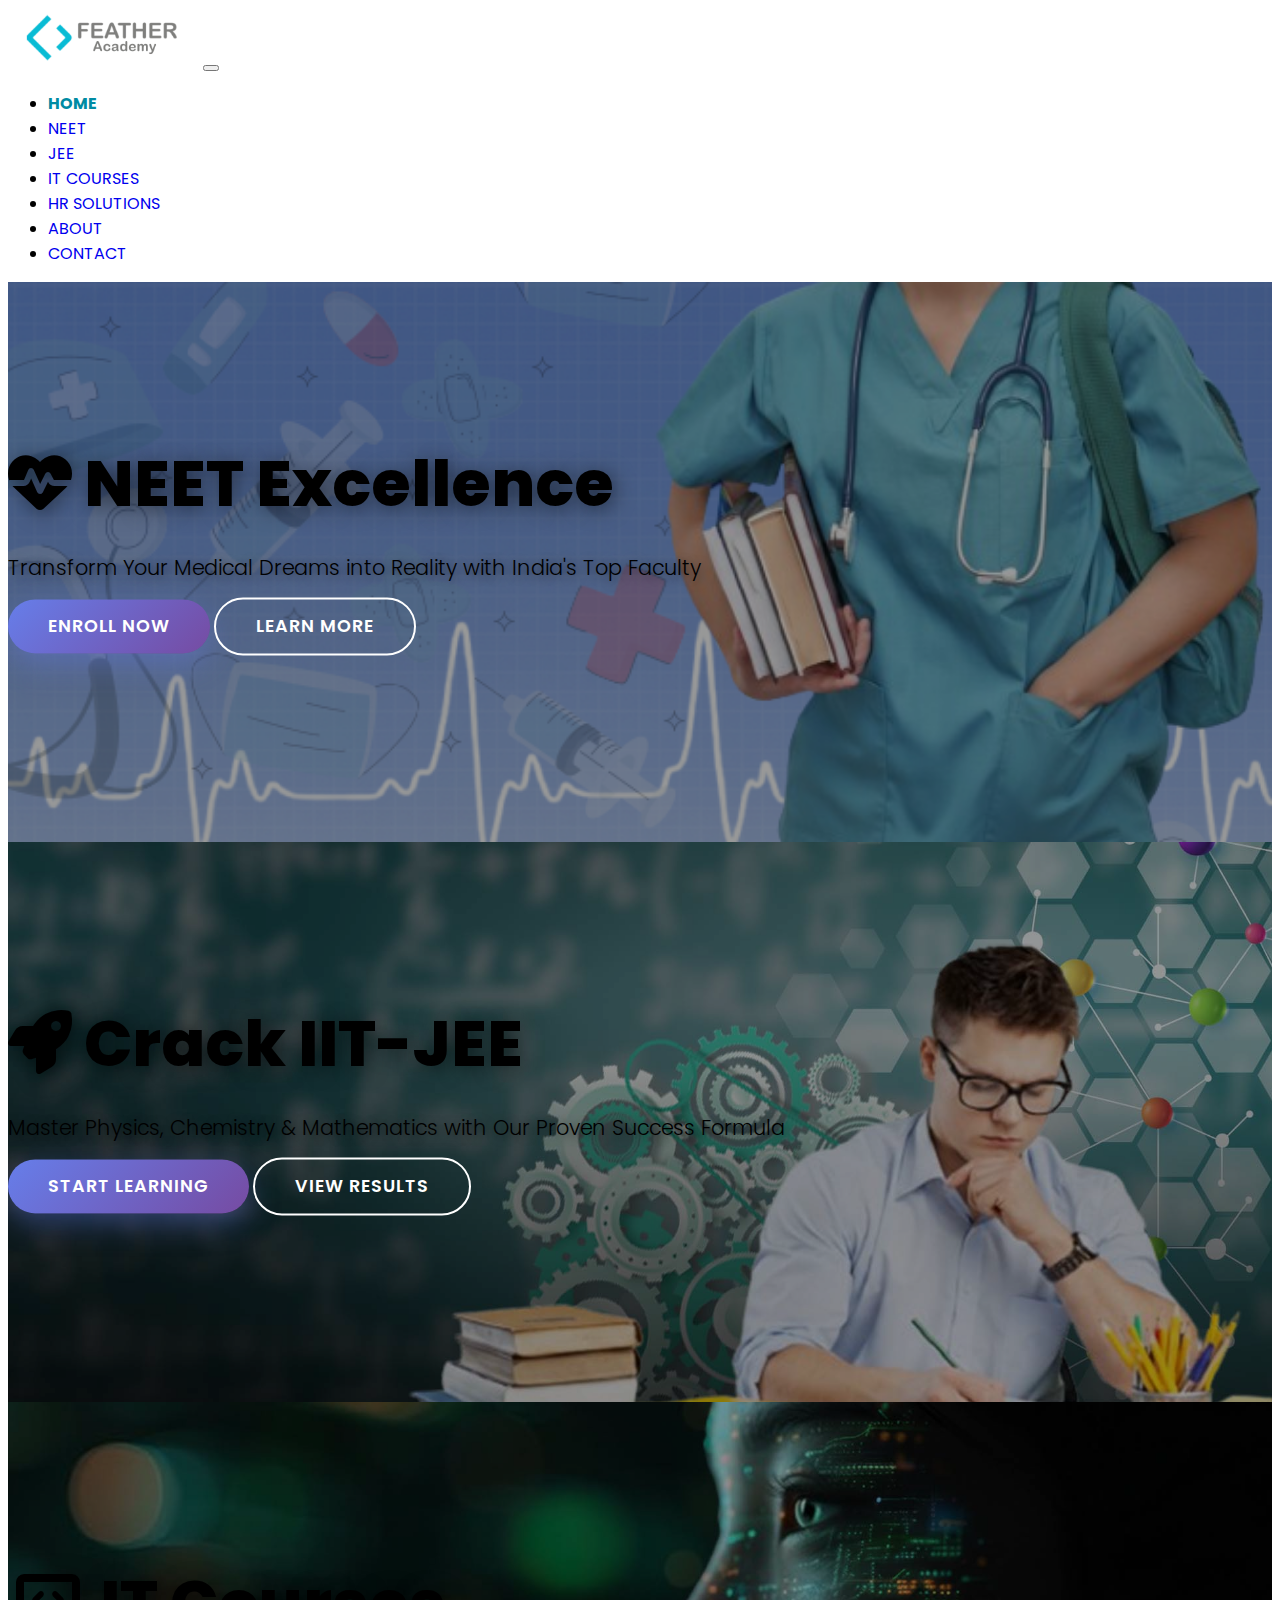
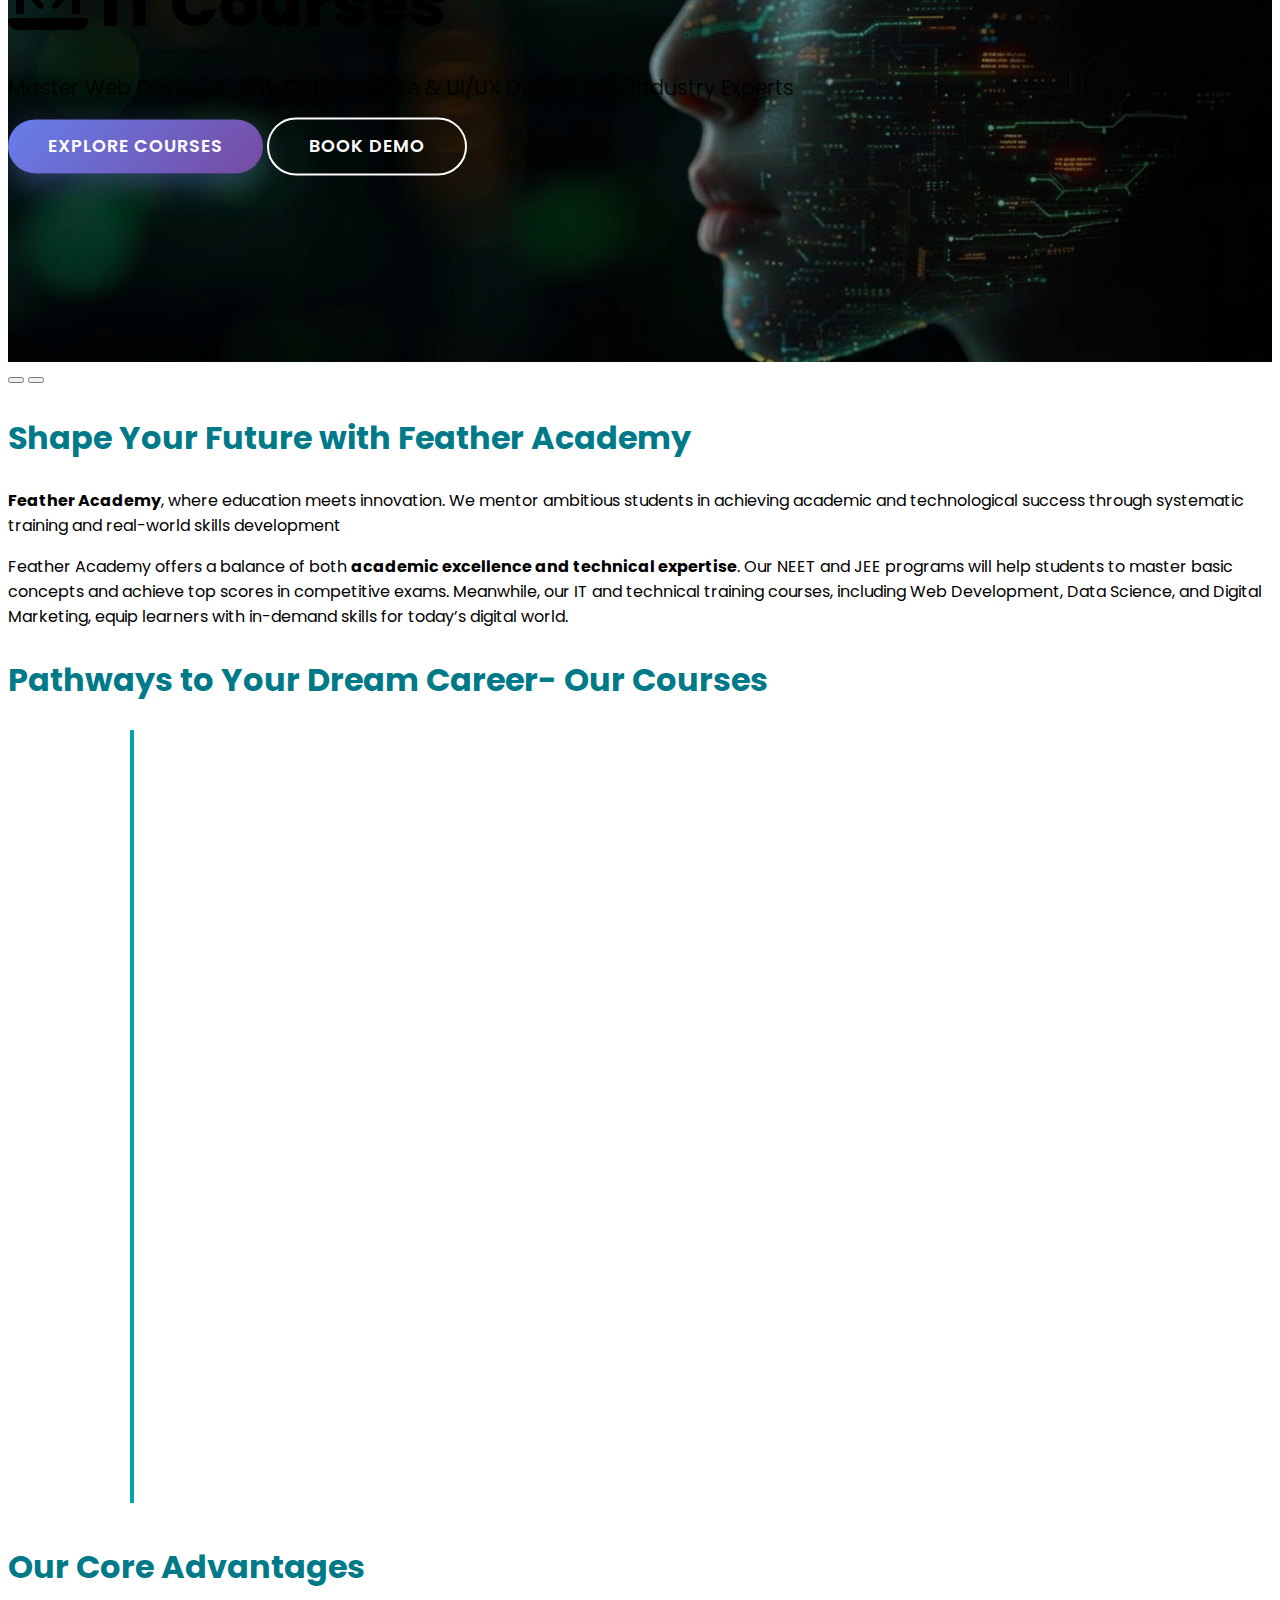
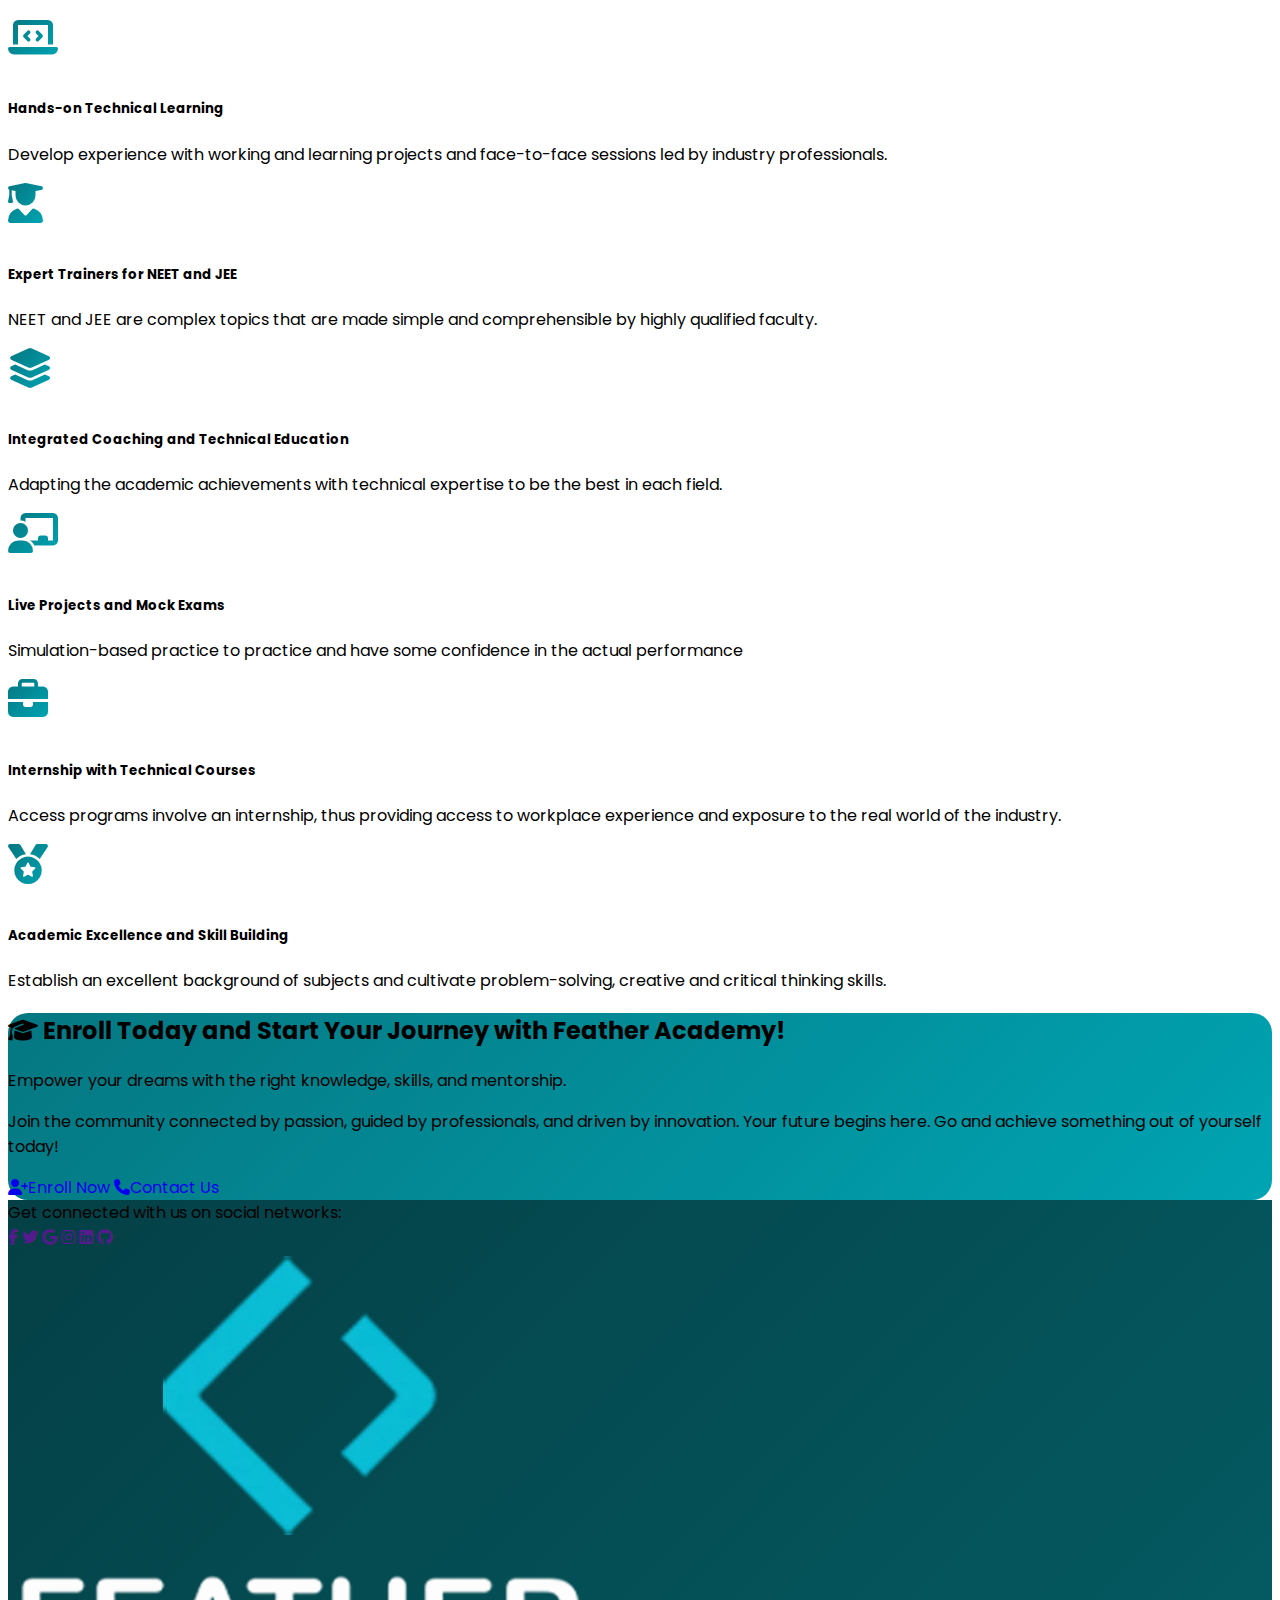
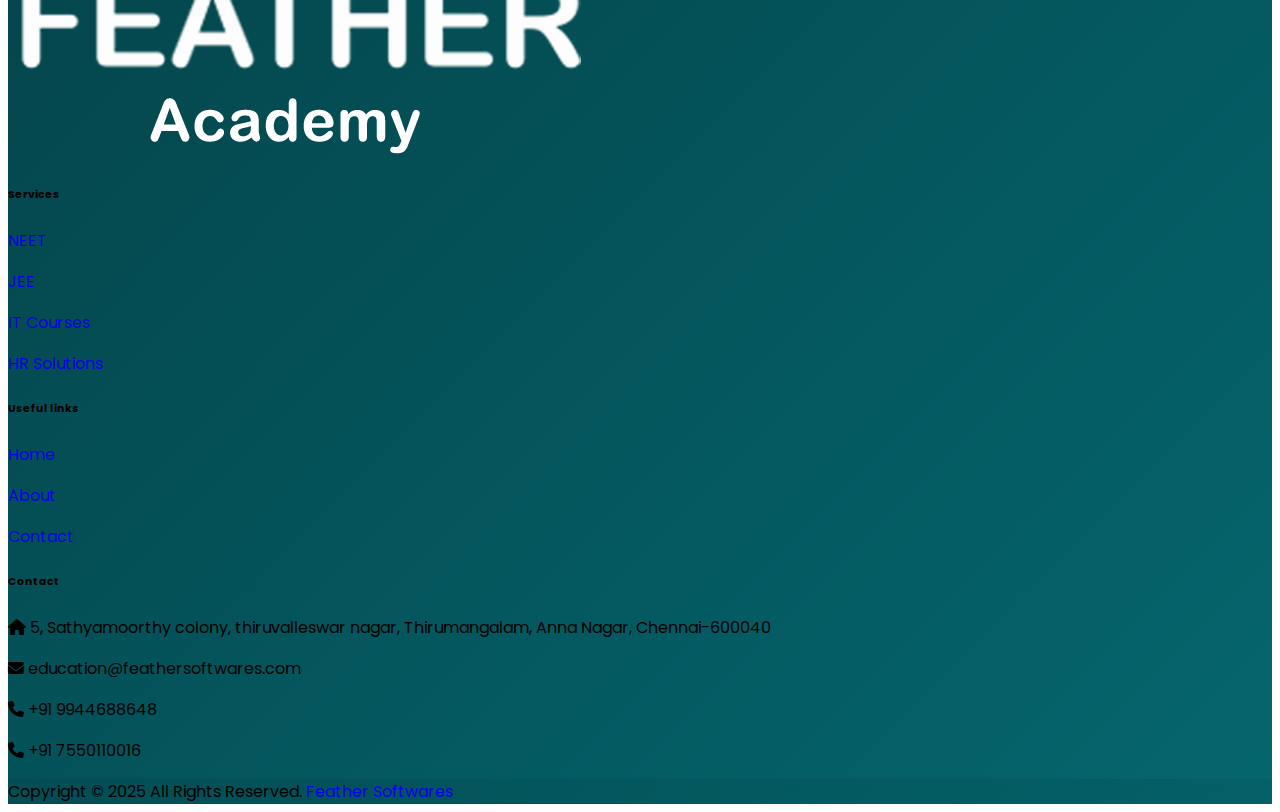
<file: index.html>
<!DOCTYPE html>
<html lang="en">

<head>
    <meta charset="UTF-8">
    <meta name="viewport" content="width=device-width, initial-scale=1.0">
    <title>Feather Academy Nagercoil | NEET, JEE Coaching & Technical Courses</title>
    <meta name="description" content="Feather Academy in Nagercoil offers NEET & JEE coaching along with practical technical courses, hands-on projects, and internship training from expert instructors.">
    <link href="images/logo-icon.png" rel="icon">
    <link href="https://cdn.jsdelivr.net/npm/bootstrap@5.3.8/dist/css/bootstrap.min.css" rel="stylesheet"
        integrity="sha384-sRIl4kxILFvY47J16cr9ZwB07vP4J8+LH7qKQnuqkuIAvNWLzeN8tE5YBujZqJLB" crossorigin="anonymous">
    <link rel="stylesheet" href="https://cdnjs.cloudflare.com/ajax/libs/font-awesome/6.4.0/css/all.min.css">
    <link href="https://unpkg.com/aos@2.3.1/dist/aos.css" rel="stylesheet" />
    <link href="css/style.css" rel="stylesheet">
    <link href="css/design.css" rel="stylesheet">
    <link href="css/header-and-footer-styles.css" rel="stylesheet">
</head>

<body>
    <nav class="navbar navbar-expand-lg navbar-light bg-white px-3 shadow p-3 sticky-top">
        <a class="navbar-brand d-flex align-items-center" href="index.html">
            <img src="images/feathersoftwareslogo.webp" alt="Feather Logo" />
        </a>

        <button class="navbar-toggler" type="button" data-bs-toggle="collapse" data-bs-target="#navMenu"
            aria-controls="navMenu" aria-expanded="false" aria-label="Toggle navigation">
            <span class="navbar-toggler-icon"></span>
        </button>

        <div class="collapse navbar-collapse justify-content-end align-items-center" id="navMenu">
            <ul class="navbar-nav align-items-center mb-2 mb-lg-0">
                <li class="nav-item">
                    <a class="nav-link active" aria-current="page" href="index.html">HOME</a>
                </li>
                <li class="nav-item">
                    <a class="nav-link" href="neet.html">NEET</a>
                </li>
                <li class="nav-item">
                    <a class="nav-link" href="jee.html">JEE</a>
                </li>
                <li class="nav-item">
                    <a class="nav-link" href="course.html">IT COURSES</a>
                </li>
                <li class="nav-item">
                    <a class="nav-link" href="hr-solution.html">HR SOLUTIONS</a>
                </li>
                <li class="nav-item">
                    <a class="nav-link" href="about.html">ABOUT</a>
                </li>
                <li class="nav-item">
                    <a class="nav-link" href="contact.html">CONTACT</a>
                </li>
            </ul>
        </div>
    </nav>

    <!-- Home -->
    <!-- Auto Carousel -->
    <div id="featherCarousel" class="carousel slide carousel-fade" data-bs-ride="carousel" data-bs-interval="4000">

        <div class="carousel-inner">
            <!-- Slide 1: NEET -->
            <div class="carousel-item active">
                <div class="carousel-bg" style="background-image: url('images/qwert.png');">
                </div>
                <div class="carousel-overlay"></div>
                <div class="row">
                    <div class="col-md-6">
                        <div class="carousel-caption">
                            <h2><i class="fas fa-heartbeat"></i> NEET Excellence</h2>
                            <p>Transform Your Medical Dreams into Reality with India's Top Faculty</p>
                            <div class="btn-group" role="group">
                                <a href="#neet" class="btn btn-custom btn-primary-custom me-3">Enroll Now</a>
                                <a href="#about" class="btn btn-custom btn-outline-custom">Learn More</a>
                            </div>
                        </div>
                    </div>
                    <div class="col-md-6">
                        <div class="banner-right">
                            <img src="images/doc.png" class="img-fluid">
                        </div>
                    </div>
                </div>

            </div>

            <!-- Slide 2: JEE -->
            <div class="carousel-item">
                <div class="carousel-bg" style="background-image: url('images/index-jee.jpg');">
                </div>
                <div class="carousel-overlay"></div>
                <div class="carousel-caption">
                    <h2><i class="fas fa-rocket"></i> Crack IIT-JEE</h2>
                    <p>Master Physics, Chemistry & Mathematics with Our Proven Success Formula</p>
                    <div class="btn-group" role="group">
                        <a href="#jee" class="btn btn-custom btn-primary-custom me-3">Start Learning</a>
                        <a href="#results" class="btn btn-custom btn-outline-custom">View Results</a>
                    </div>
                </div>
            </div>

            <!-- Slide 3: IT Courses -->
            <div class="carousel-item">
                <div class="carousel-bg" style="background-image: url('images/index-it.jpg');">
                </div>
                <div class="carousel-overlay"></div>
                <div class="carousel-caption">
                    <h2><i class="fas fa-laptop-code"></i> IT Courses</h2>
                    <p>Master Web Development, Data Science & UI/UX Design with Industry Experts</p>
                    <div class="btn-group" role="group">
                        <a href="#courses" class="btn btn-custom btn-primary-custom me-3">Explore Courses</a>
                        <a href="#demo" class="btn btn-custom btn-outline-custom">Book Demo</a>
                    </div>
                </div>
            </div>
        </div>

        <button class="carousel-control-prev" type="button" data-bs-target="#featherCarousel" data-bs-slide="prev">
            <span class="carousel-control-prev-icon"></span>
        </button>
        <button class="carousel-control-next" type="button" data-bs-target="#featherCarousel" data-bs-slide="next">
            <span class="carousel-control-next-icon"></span>
        </button>
    </div>

    <!-- about -->
    <div class="container py-5">
        <div class="hr-abt lh-lg">
            <div class="text-center mb-4" data-animate>
                <h2 class="modern-title">Shape Your Future with Feather Academy</h2>
            </div>
            <p><b>Feather Academy</b>, where education meets innovation. We mentor ambitious students in achieving
                academic and technological success through systematic training and real-world skills development</p>
            <p>Feather Academy offers a balance of both <b>academic excellence and technical expertise</b>. Our NEET and
                JEE programs will help students to master basic concepts and achieve top scores in competitive exams.
                Meanwhile, our IT and technical training courses, including Web Development, Data Science, and Digital
                Marketing, equip learners with in-demand skills for today’s digital world.</p>
        </div>
    </div>

    <!-- Pathways -->
    <div class="container py-5">
        <div class="container ass-our-ple">
            <div class="text-center mb-5" data-animate>
                <h2 class="modern-title">Pathways to Your Dream Career- Our Courses</h2>
            </div>

            <div class="ass-pled">
                <div class="timeline-line"></div>

                <div class="timeline-step" data-aos="fade-up">
                    <div class="timeline-number">1</div>
                    <div class="timeline-content">
                        <div class="timeline-title">
                            NEET Coaching
                        </div>
                        <div class="timeline-description text-muted">
                            <h6><i>"Your First Step Toward a Medical Career"</i></h6>
                            <p>Prepare for NEET with our outcome-oriented training that emphasises clarity, accuracy and
                                confidence. We have expert faculty to provide all the concepts in Physics, Chemistry,
                                and Biology by using interactive sessions, assessment on chapter-wise and mock exams to
                                replicate the real test environment.</p>
                        </div>
                    </div>
                </div>

                <div class="timeline-step" data-aos="fade-up" data-aos-delay="100">
                    <div class="timeline-number">2</div>
                    <div class="timeline-content">
                        <div class="timeline-title">
                            JEE Coaching
                        </div>
                        <div class="timeline-description text-muted">
                            <h6><i>"Crack the Code to Engineering Success"</i></h6>
                            <p>Our JEE program is designed to help aspiring engineers strengthen their fundamentals and
                                solve complex problems effectively. We trust in one-on-one mentorship, comprehensive
                                material and frequent topic-based exams to enable the students to excel in JEE Main and
                                Advanced alike.</p>
                        </div>
                    </div>
                </div>

                <div class="timeline-step" data-aos="fade-up" data-aos-delay="200">
                    <div class="timeline-number">3</div>
                    <div class="timeline-content">
                        <div class="timeline-title">
                            Technical & IT Courses
                        </div>
                        <div class="timeline-description text-muted">
                            <h6><i>"Turn Your Skills into Future-Ready Careers"</i></h6>
                            <p>Feather Academy offers a wide range of hands-on technical programs, such as web
                                development, data science, digital marketing, UI and UX, Python and app development.
                                Learn how to be a professional in the contemporary technological world, on the
                                recommendation of industry professionals.</p>
                        </div>
                    </div>
                </div>

            </div>
        </div>
    </div>

    <!-- Advantages -->
    <section class="why-choose">
        <div class="container py-4">
            <div class="text-center mb-5" data-animate>
                <h2 class="modern-title">Our Core Advantages</h2>
            </div>
            <div class="row g-4">
                <div class="col-md-4">
                    <div class="feature-card card p-4 text-center shadow-sm h-100">
                        <div class="card-body">
                            <i class="fa-solid fa-laptop-code feature-icon"></i>
                            <h5 class="card-title fw-bold mb-3">Hands-on Technical Learning</h5>
                            <p class="card-text text-muted">Develop experience with working and learning projects and
                                face-to-face sessions led by industry professionals.</p>
                        </div>
                    </div>
                </div>
                <div class="col-md-4">
                    <div class="feature-card card p-4 text-center shadow-sm h-100">
                        <div class="card-body">
                            <i class="fa-solid fa-user-graduate feature-icon"></i>
                            <h5 class="card-title fw-bold mb-3">Expert Trainers for NEET and JEE</h5>
                            <p class="card-text text-muted">NEET and JEE are complex topics that are made simple and
                                comprehensible by highly qualified faculty.</p>
                        </div>
                    </div>
                </div>
                <div class="col-md-4">
                    <div class="feature-card card p-4 text-center shadow-sm h-100">
                        <div class="card-body">
                            <i class="fa-solid fa-layer-group feature-icon"></i>
                            <h5 class="card-title fw-bold mb-3">Integrated Coaching and Technical Education</h5>
                            <p class="card-text text-muted">Adapting the academic achievements with technical expertise
                                to be the best in each field.</p>
                        </div>
                    </div>
                </div>
                <div class="col-md-4">
                    <div class="feature-card card p-4 text-center shadow-sm h-100">
                        <div class="card-body">
                            <i class="fa-solid fa-chalkboard-user feature-icon"></i>
                            <h5 class="card-title fw-bold mb-3">Live Projects and Mock Exams</h5>
                            <p class="card-text text-muted">Simulation-based practice to practice and have some
                                confidence in the actual performance</p>
                        </div>
                    </div>
                </div>
                <div class="col-md-4">
                    <div class="feature-card card p-4 text-center shadow-sm h-100">
                        <div class="card-body">
                            <i class="fa-solid fa-briefcase feature-icon"></i>
                            <h5 class="card-title fw-bold mb-3">Internship with Technical Courses</h5>
                            <p class="card-text text-muted">Access programs involve an internship, thus providing access
                                to workplace experience and exposure to the real world of the industry.</p>
                        </div>
                    </div>
                </div>
                <div class="col-md-4">
                    <div class="feature-card card p-4 text-center shadow-sm h-100">
                        <div class="card-body">
                            <i class="fa-solid fa-medal feature-icon"></i>
                            <h5 class="card-title fw-bold mb-3">Academic Excellence and Skill Building</h5>
                            <p class="card-text text-muted">Establish an excellent background of subjects and cultivate
                                problem-solving, creative and critical thinking skills.</p>
                        </div>
                    </div>
                </div>

            </div>
        </div>
    </section>

    <!-- CTA -->
    <section class="py-5 text-white">
        <div class="container">
            <div class="row justify-content-center index-cta p-4">
                <div class="col-lg-10">
                    <div class="text-center">
                        <h2 class="display-6 fw-bold mb-4">
                            <i class="fas fa-graduation-cap me-2"></i>
                            Enroll Today and Start Your Journey with Feather Academy!
                        </h2>
                        <p class="lead mb-2 lh-lg">
                            Empower your dreams with the right knowledge, skills, and mentorship.
                        </p>
                        <p class="fs-6 mb-2 lh-lg">
                            Join the community connected by passion, guided by professionals, and driven by innovation.
                            Your future begins here. Go and achieve something out of yourself today!
                        </p>
                        <div class="d-grid gap-3 d-md-flex justify-content-md-center mt-5">
                            <a href="contact.html" class="btn btn-light px-5 py-3 fw-semibold">
                                <i class="fas fa-user-plus me-2"></i>Enroll Now
                            </a>
                            <a href="contact.html" class="btn btn-outline-light px-5 py-3 fw-semibold">
                                <i class="fas fa-phone me-2"></i>Contact Us
                            </a>
                        </div>
                    </div>
                </div>
            </div>
        </div>
    </section>

    <!-- Footer -->
    <footer class="text-center text-lg-start text-white">
        <!-- Section: Social media -->
        <section class="d-flex justify-content-center justify-content-lg-between p-4 border-bottom">
            <!-- Left -->
            <div class="me-5 d-none d-lg-block">
                <span>Get connected with us on social networks:</span>
            </div>
            <!-- Left -->

            <!-- Right -->
            <div>
                <a href="" class="me-4 text-reset">
                    <i class="fab fa-facebook-f"></i>
                </a>
                <a href="" class="me-4 text-reset">
                    <i class="fab fa-twitter"></i>
                </a>
                <a href="" class="me-4 text-reset">
                    <i class="fab fa-google"></i>
                </a>
                <a href="" class="me-4 text-reset">
                    <i class="fab fa-instagram"></i>
                </a>
                <a href="" class="me-4 text-reset">
                    <i class="fab fa-linkedin"></i>
                </a>
                <a href="" class="me-4 text-reset">
                    <i class="fab fa-github"></i>
                </a>
            </div>
            <!-- Right -->
        </section>
        <!-- Section: Social media -->

        <!-- Section: Links  -->
        <section class="">
            <div class="container text-center text-md-start mt-5">
                <!-- Grid row -->
                <div class="row mt-3">
                    <!-- Grid column -->
                    <div class="col-md-2 col-lg-3 col-xl-2 mx-auto mb-4 foot-logo">
                        <!-- Content -->
                        <img src="images/logo-foot.webp" class="img-fluid">
                    </div>
                    <!-- Grid column -->

                    <!-- Grid column -->
                    <div class="col-md-2 col-lg-2 col-xl-2 mx-auto mb-4">
                        <!-- Links -->
                        <h6 class="text-uppercase fw-bold mb-4">
                            Services
                        </h6>
                        <p>
                            <a href="neet.html" class="text-reset">NEET</a>
                        </p>
                        <p>
                            <a href="jee.html" class="text-reset">JEE</a>
                        </p>
                        <p>
                            <a href="course.html" class="text-reset">IT Courses</a>
                        </p>
                        <p>
                            <a href="hr-solution.html" class="text-reset">HR Solutions</a>
                        </p>
                    </div>
                    <!-- Grid column -->

                    <!-- Grid column -->
                    <div class="col-md-3 col-lg-2 col-xl-2 mx-auto mb-4">
                        <!-- Links -->
                        <h6 class="text-uppercase fw-bold mb-4">
                            Useful links
                        </h6>
                        <p>
                            <a href="index.html" class="text-reset">Home</a>
                        </p>
                        <p>
                            <a href="about.html" class="text-reset">About</a>
                        </p>
                        <p>
                            <a href="contact.html" class="text-reset">Contact</a>
                        </p>

                    </div>
                    <!-- Grid column -->

                    <!-- Grid column -->
                    <div class="col-md-5 col-lg-4 col-xl-4 mb-md-0 mb-4">
                        <!-- Links -->
                        <h6 class="text-uppercase fw-bold mb-4">Contact</h6>
                        <p><i class="fas fa-home me-3"></i> 5, Sathyamoorthy colony,
                            thiruvalleswar nagar,
                            Thirumangalam,
                            Anna Nagar,
                            Chennai-600040</p>
                        <p>
                            <i class="fas fa-envelope me-3"></i>
                            education@feathersoftwares.com
                        </p>
                        <p><i class="fas fa-phone me-3"></i> +91 9944688648</p>
                        <p><i class="fas fa-phone me-3"></i> +91 7550110016</p>
                    </div>
                    <!-- Grid column -->
                </div>
                <!-- Grid row -->
            </div>
        </section>
        <!-- Section: Links  -->

        <!-- Copyright -->
        <div class="text-center p-4" style="background-color: rgba(0, 0, 0, 0.05);">
            Copyright © 2025 All Rights Reserved.
            <a class="text-reset fw-bold" href="https://feathersoftwares.com/">Feather Softwares</a>
        </div>
        <!-- Copyright -->
    </footer>
    <!-- Footer -->



    <script src="https://cdn.jsdelivr.net/npm/bootstrap@5.3.8/dist/js/bootstrap.bundle.min.js"
        integrity="sha384-FKyoEForCGlyvwx9Hj09JcYn3nv7wiPVlz7YYwJrWVcXK/BmnVDxM+D2scQbITxI"
        crossorigin="anonymous"></script>
    <script src="https://unpkg.com/aos@2.3.1/dist/aos.js"></script>
    <script>
        AOS.init();
    </script>
</body>

</html>
</file>
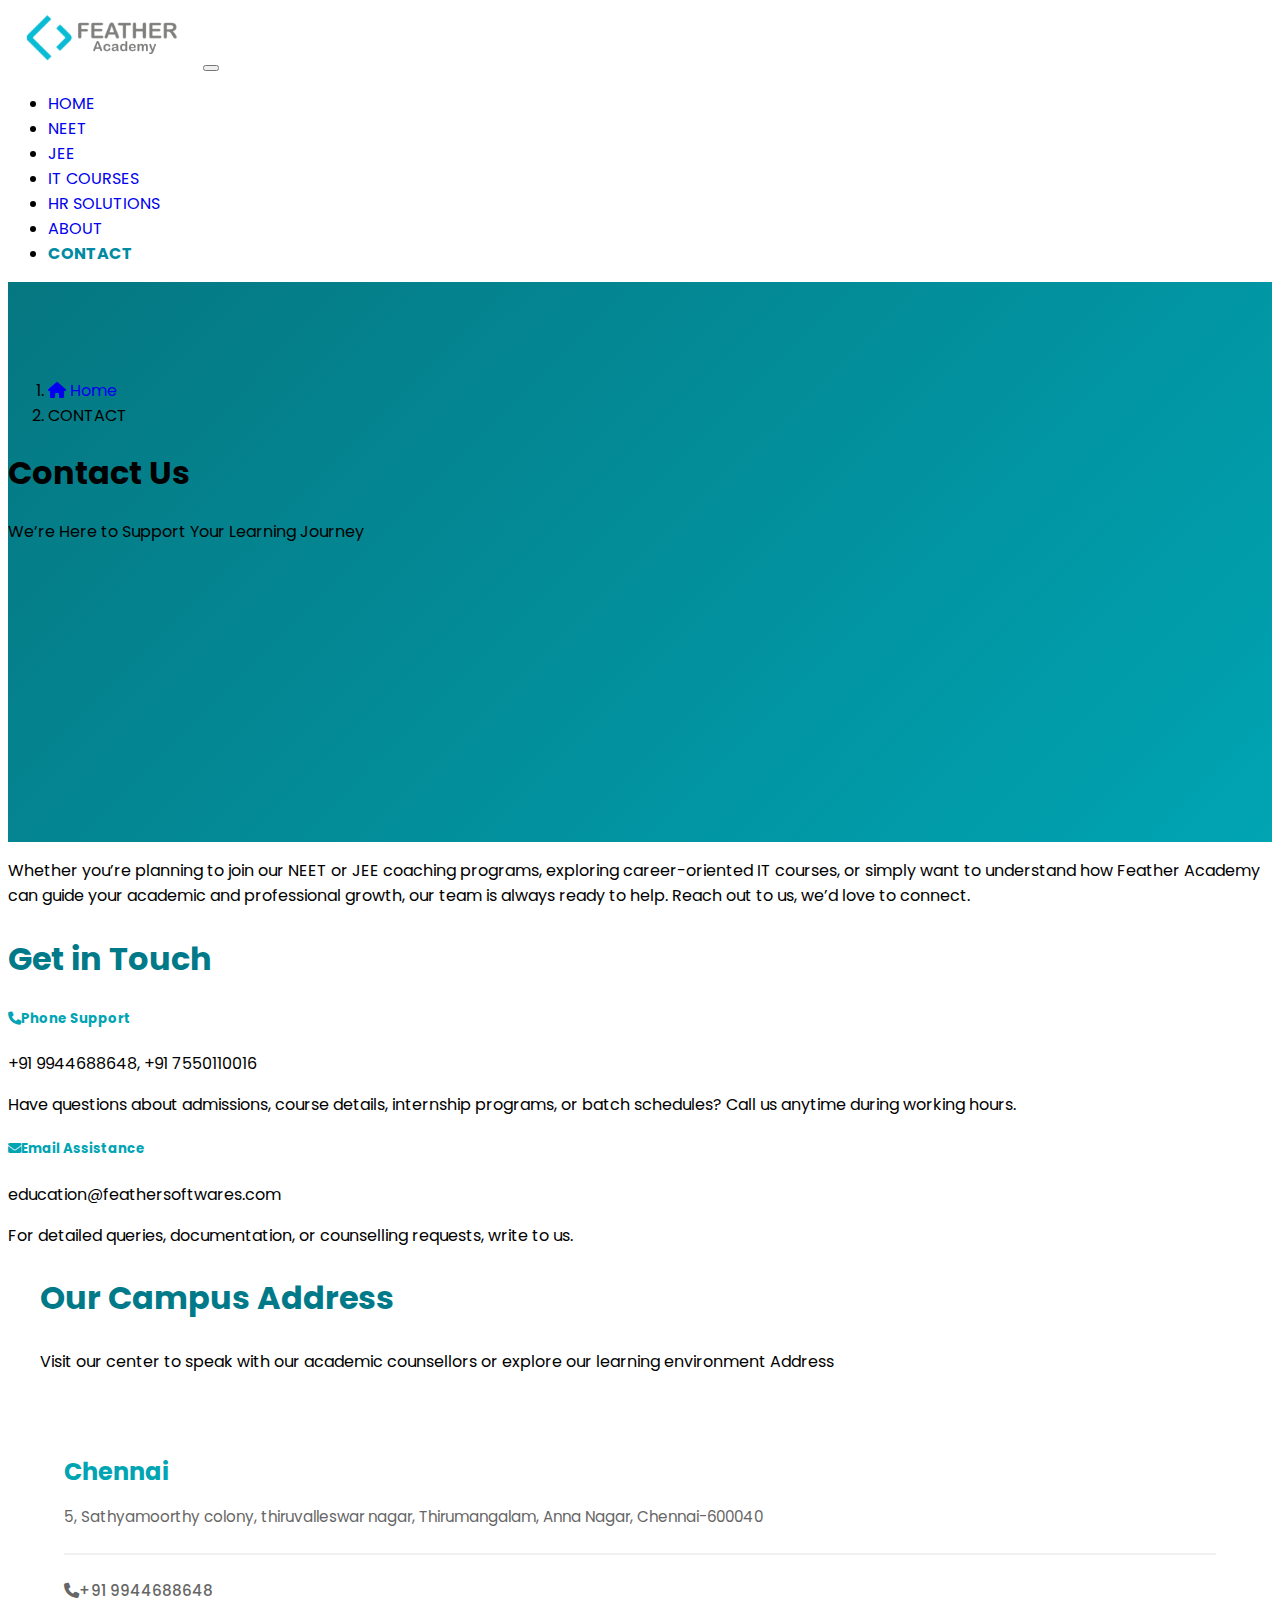
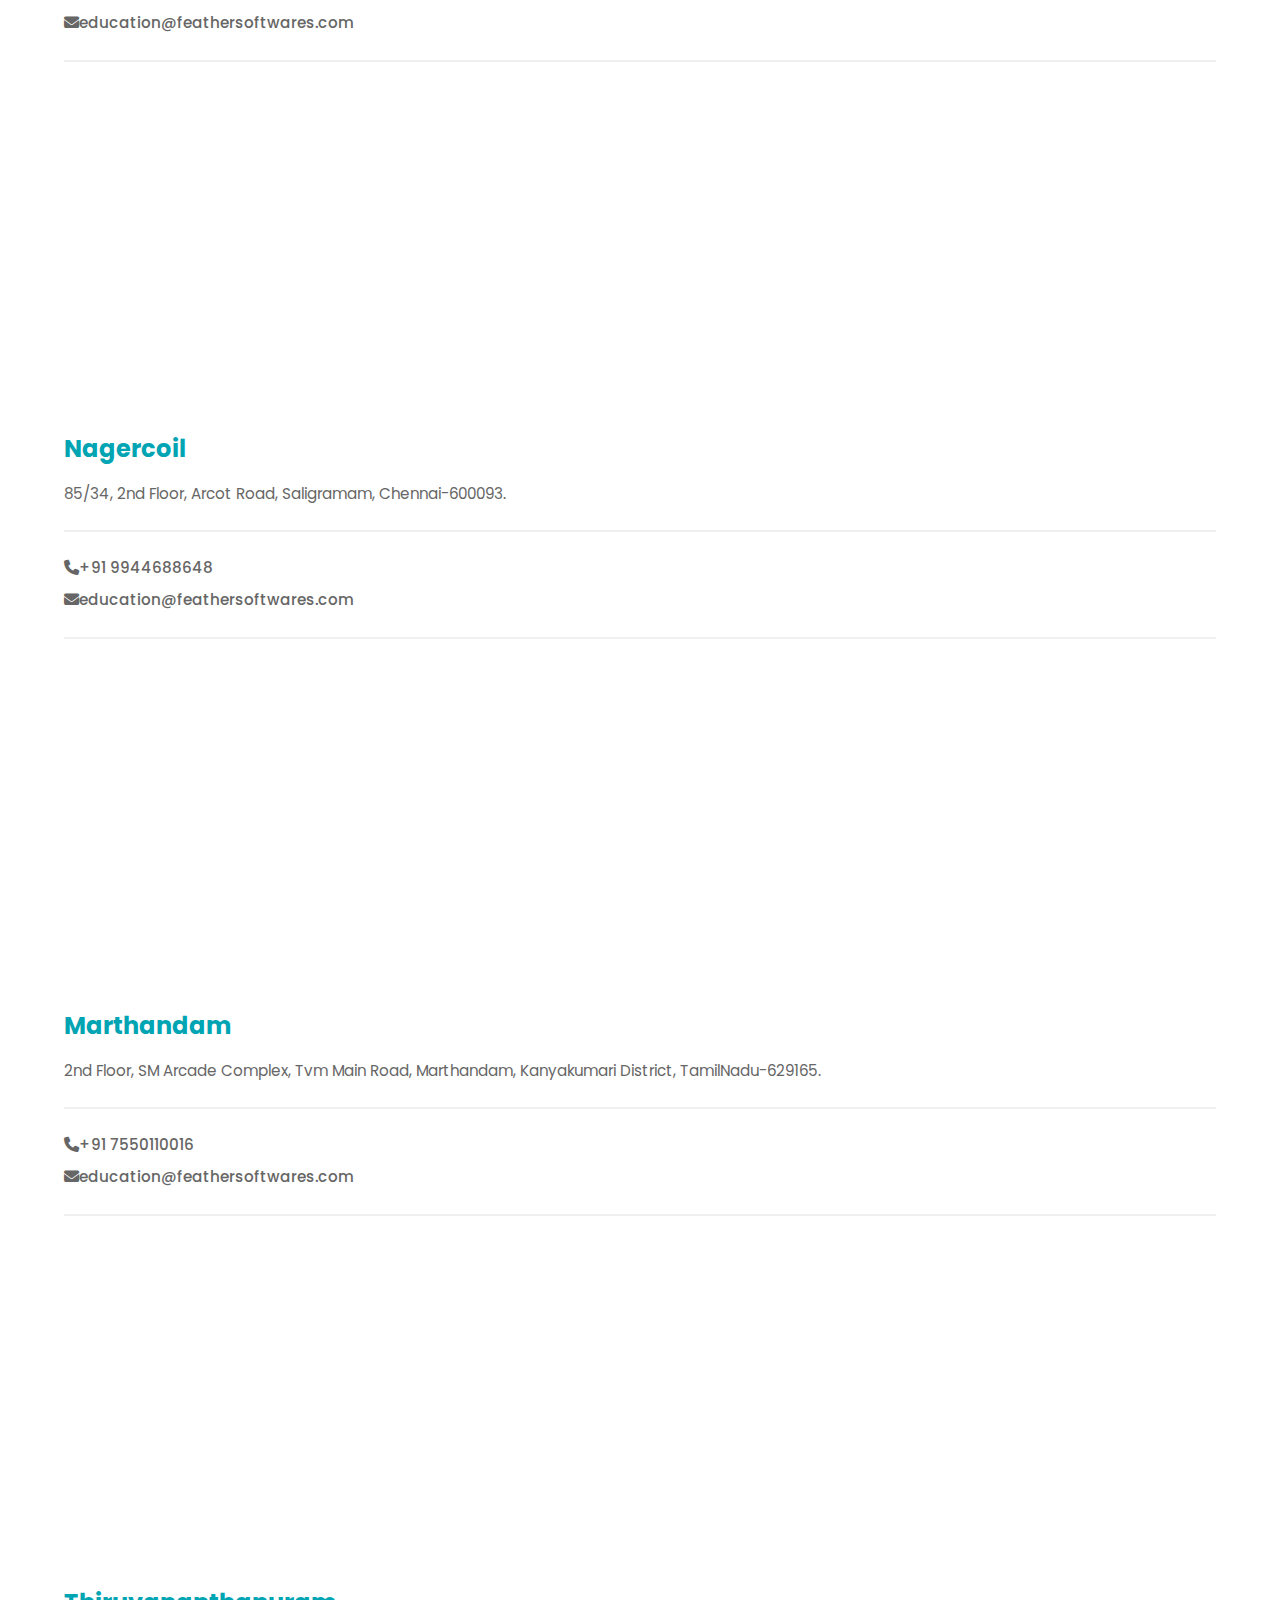
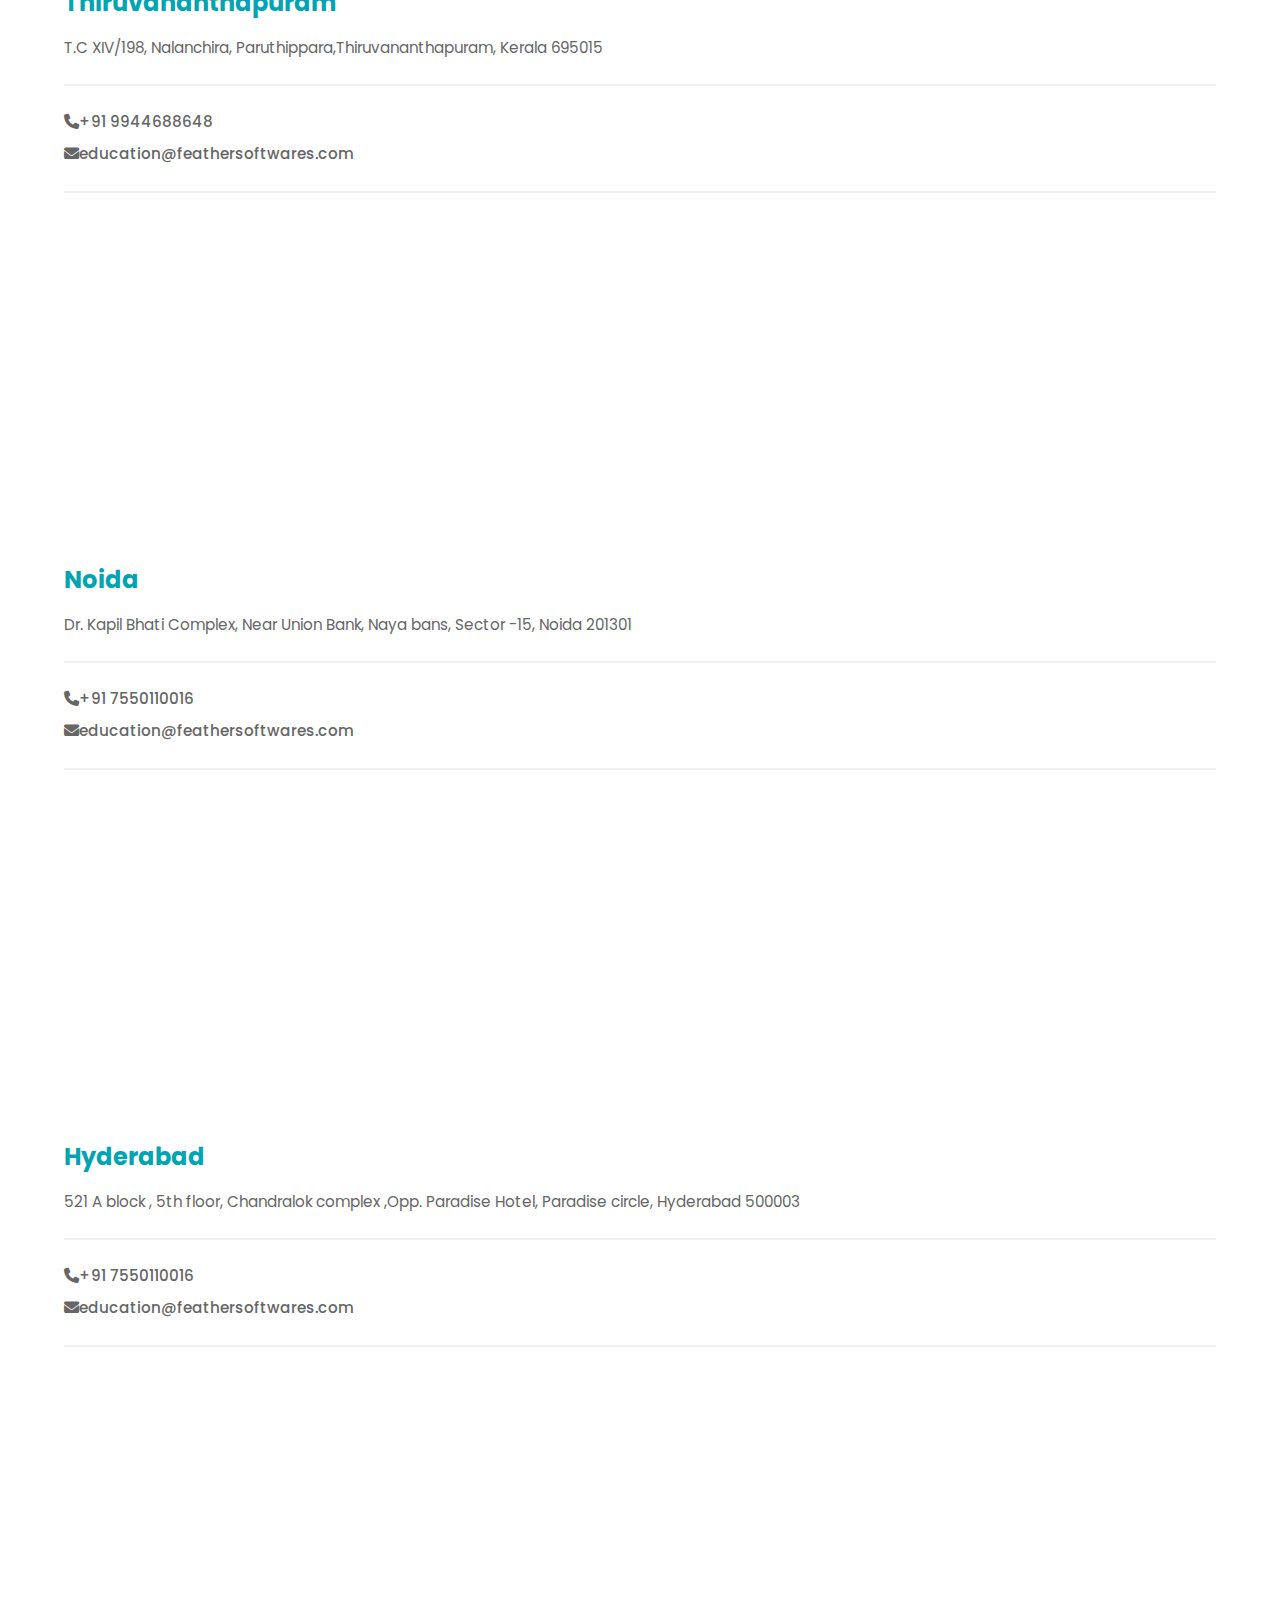
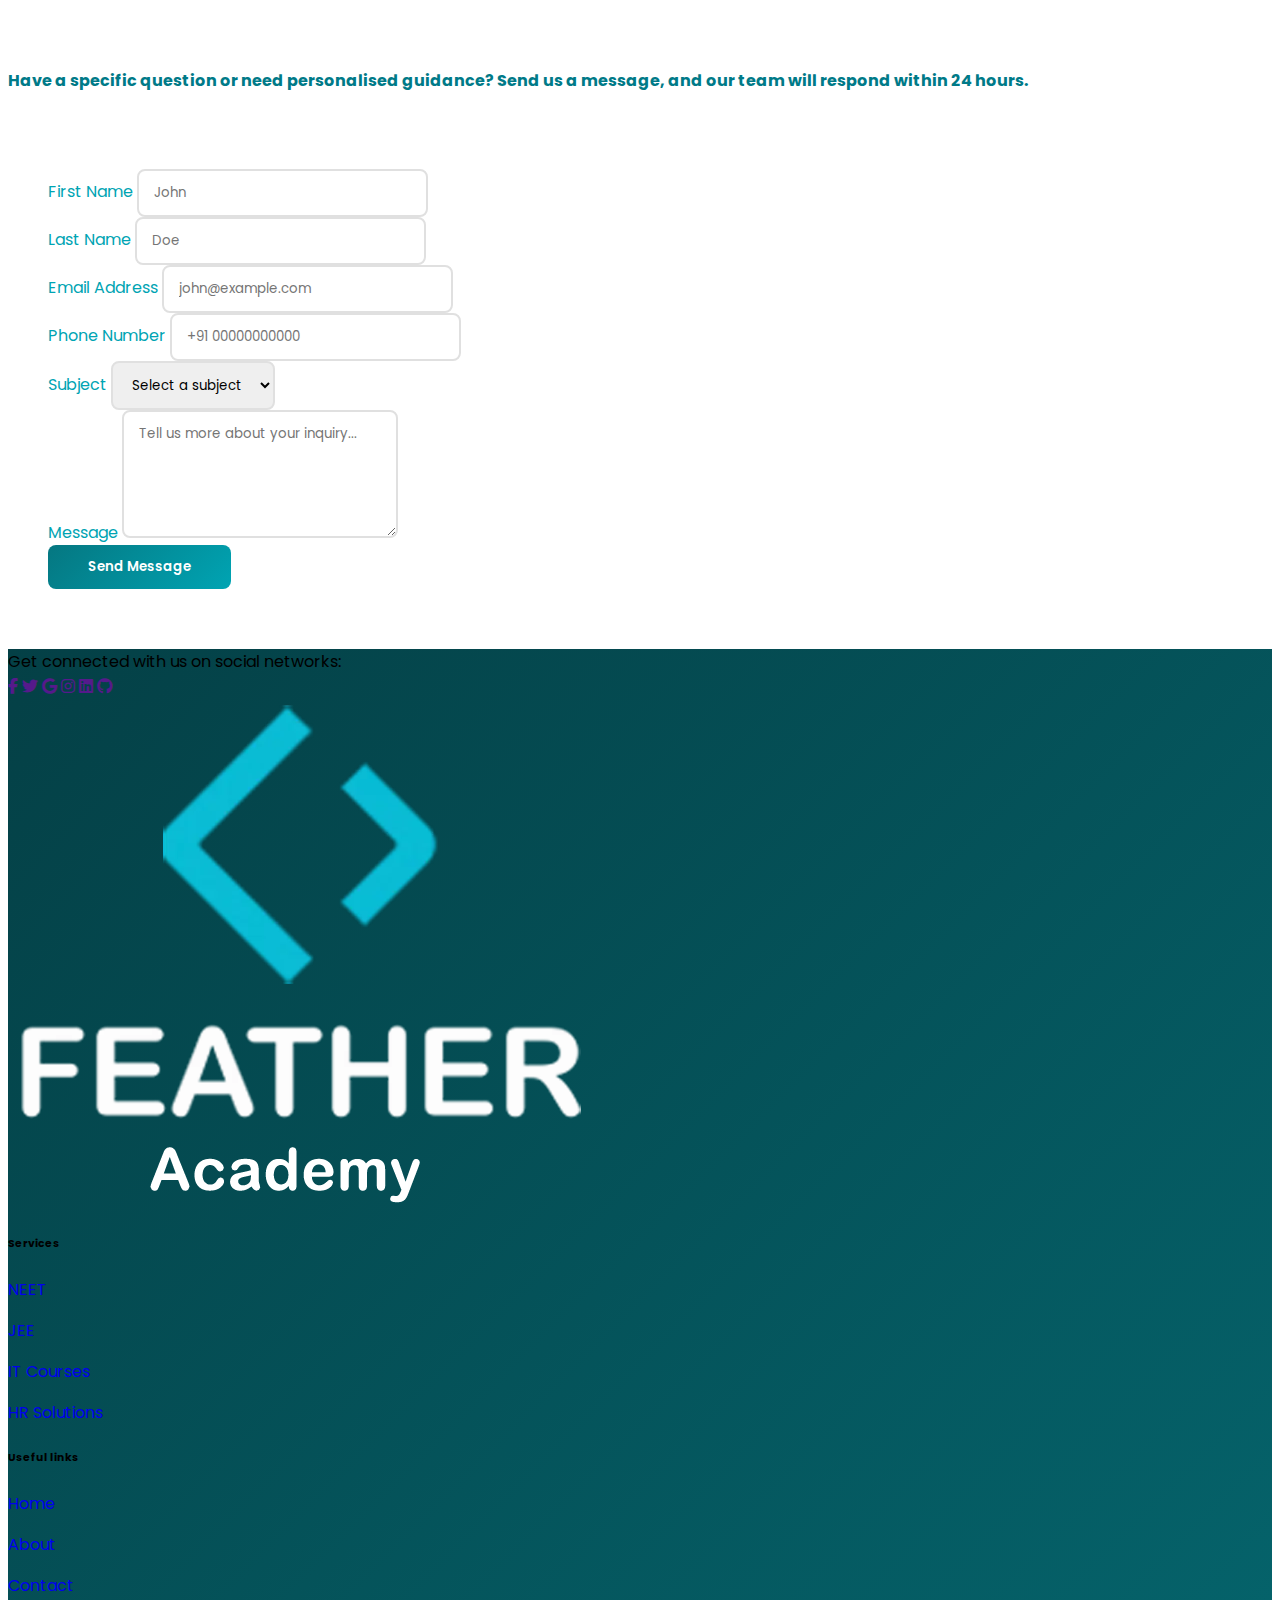
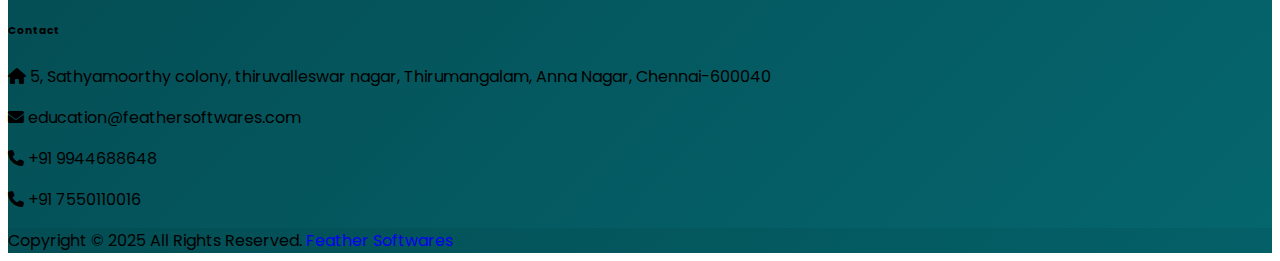
<file: contact.html>
<!DOCTYPE html>
<html lang="en">

<head>
    <meta charset="UTF-8">
    <meta name="viewport" content="width=device-width, initial-scale=1.0">
    <title>Contact Feather Academy for details on NEET/JEE coaching, technical courses, admissions, and counselling services</title>
    <meta name="description" content="Need course details? Connect with Feather Academy for coaching, training, and enrollment guidance.">
    <link href="images/logo-icon.png" rel="icon">
    <link href="https://cdn.jsdelivr.net/npm/bootstrap@5.3.8/dist/css/bootstrap.min.css" rel="stylesheet"
        integrity="sha384-sRIl4kxILFvY47J16cr9ZwB07vP4J8+LH7qKQnuqkuIAvNWLzeN8tE5YBujZqJLB" crossorigin="anonymous">
    <link rel="stylesheet" href="https://cdnjs.cloudflare.com/ajax/libs/font-awesome/6.4.0/css/all.min.css">
    <link href="https://unpkg.com/aos@2.3.1/dist/aos.css" rel="stylesheet" />
    <link href="css/style.css" rel="stylesheet">
    <link href="css/design.css" rel="stylesheet">
    <link href="css/header-and-footer-styles.css" rel="stylesheet">
</head>

<body>
    <nav class="navbar navbar-expand-lg navbar-light bg-white px-3 shadow p-3 sticky-top">
        <a class="navbar-brand d-flex align-items-center" href="index.html">
            <img src="images/feathersoftwareslogo.webp" alt="Feather Logo" />
        </a>

        <button class="navbar-toggler" type="button" data-bs-toggle="collapse" data-bs-target="#navMenu"
            aria-controls="navMenu" aria-expanded="false" aria-label="Toggle navigation">
            <span class="navbar-toggler-icon"></span>
        </button>

        <div class="collapse navbar-collapse justify-content-end align-items-center" id="navMenu">
            <ul class="navbar-nav align-items-center mb-2 mb-lg-0">
                <li class="nav-item">
                    <a class="nav-link" aria-current="page" href="index.html">HOME</a>
                </li>
                <li class="nav-item">
                    <a class="nav-link" href="neet.html">NEET</a>
                </li>
                <li class="nav-item">
                    <a class="nav-link" href="jee.html">JEE</a>
                </li>
                <li class="nav-item">
                    <a class="nav-link" href="course.html">IT COURSES</a>
                </li>
                <li class="nav-item">
                    <a class="nav-link" href="hr-solution.html">HR SOLUTIONS</a>
                </li>
                <li class="nav-item">
                    <a class="nav-link" href="about.html">ABOUT</a>
                </li>
                <li class="nav-item">
                    <a class="nav-link active" href="contact.html">CONTACT</a>
                </li>
            </ul>
        </div>
    </nav>

    <!-- Home -->
    <!-- Banner Section -->
    <div class="banner-section">
        <div class="container">
            <div class="row align-items-center">
                <!-- Left Side: Content -->
                <div class="col-lg-12 text-white p-2">
                    <!-- Breadcrumb -->
                    <nav aria-label="breadcrumb" class="mb-3">
                        <ol class="breadcrumb">
                            <li class="breadcrumb-item">
                                <a href="#" class="text-white text-decoration-none">
                                    <i class="fas fa-home"></i> Home
                                </a>
                            </li>
                            <li class="breadcrumb-item active text-white-50" aria-current="page">
                                CONTACT
                            </li>
                        </ol>
                    </nav>

                    <!-- Page Title -->
                    <h1 class="display-3 fw-bold mb-3">Contact Us</h1>

                    <!-- Description -->
                    <p class="mb-4">
                        We’re Here to Support Your Learning Journey
                    </p>
                </div>
            </div>
        </div>
    </div>

    <!-- about -->
    <div class="container py-5">
        <div class="hr-abt lh-lg">
            <p>Whether you’re planning to join our NEET or JEE coaching programs, exploring career-oriented IT courses,
                or simply want to understand how Feather Academy can guide your academic and professional growth, our
                team is always ready to help.
                Reach out to us, we’d love to connect.</p>
        </div>
    </div>

    <!-- Get in Touch -->
    <div class="container get-in-touch">
        <div class="text-center mb-5" data-animate>
            <h2 class="modern-title">Get in Touch</h2>
        </div>

        <div class="row">
            <div class="col-md-6 mb-4">
                <div class="card h-100 border-0 shadow">
                    <div class="card-body">
                        <h5 class="fw-bold mb-3"><i class="fas fa-phone me-3"></i>Phone Support</h5>
                        <p>+91 9944688648, +91 7550110016</p>
                        <p class="text-muted">Have questions about admissions, course details, internship programs, or
                            batch schedules? Call us anytime during working hours.</p>
                    </div>
                </div>
            </div>

            <div class="col-md-6 mb-4">
                <div class="card h-100 border-0 shadow">
                    <div class="card-body">
                        <h5 class="fw-bold mb-3"><i class="fas fa-envelope me-3"></i>Email Assistance</h5>
                        <p>education@feathersoftwares.com</p>
                        <p class="text-muted">For detailed queries, documentation, or counselling requests, write to us.
                        </p>
                    </div>
                </div>
            </div>
        </div>
    </div>

    <!-- Address -->
    <div class="container address-info py-5">
        <div class="text-center mb-5" data-animate>
            <h2 class="modern-title"> Our Campus Address</h2>
        </div>
        <div class="text-justify ps-4">
            <p class="fs-5">Visit our center to speak with our academic counsellors or explore our learning environment
                Address</p>
        </div>
        <div class="row g-4 p-4">
            <div class="col-lg-4 col-md-6">
                <div class="card h-100 shadow address-card border-0">
                    <div class="card-body">
                        <div class="text-center">
                            <h5>Chennai</h5>
                            <p> 5, Sathyamoorthy colony, thiruvalleswar nagar, Thirumangalam, Anna Nagar, Chennai-600040
                            </p>
                        </div>
                        <div class="info">
                            <a href="tel:+919944688648">
                                <p><i class="fas fa-phone me-3"></i>+91 9944688648</p>
                            </a>
                            <a href="mailto:education@feathersoftwares.com">
                                <p><i class="fas fa-envelope me-3"></i>education@feathersoftwares.com</p>
                            </a>
                        </div>
                        <div class="map">
                            <iframe
                                src="https://www.google.com/maps/embed?pb=!1m14!1m8!1m3!1d15547.270111732349!2d80.19125637561037!3d13.04728400000004!3m2!1i1024!2i768!4f13.1!3m3!1m2!1s0x3a5267bdc8e214e5%3A0xbae807d8fbe4e2b9!2sFeather%20Softwares!5e0!3m2!1sen!2sin!4v1763096738645!5m2!1sen!2sin"
                                allowfullscreen="" loading="lazy" referrerpolicy="no-referrer-when-downgrade"></iframe>
                        </div>
                    </div>
                </div>
            </div>

            <div class="col-lg-4 col-md-6">
                <div class="card h-100 shadow address-card border-0">
                    <div class="card-body">
                        <div class="text-center">
                            <h5>Nagercoil</h5>
                            <p>85/34, 2nd Floor, Arcot Road, Saligramam, Chennai-600093.</p>
                        </div>
                        <div class="info">
                            <a href="tel:+919944688648">
                                <p><i class="fas fa-phone me-3"></i>+91 9944688648</p>
                            </a>
                            <a href="mailto:education@feathersoftwares.com">
                                <p><i class="fas fa-envelope me-3"></i>education@feathersoftwares.com</p>
                            </a>
                        </div>
                        <div class="map">
                            <iframe
                                src="https://www.google.com/maps/embed?pb=!1m14!1m8!1m3!1d63166.97276532144!2d77.20470703695982!3d8.309179299863702!3m2!1i1024!2i768!4f13.1!3m3!1m2!1s0x3b0455692fe66b87%3A0x4815fd25197463d7!2sFeather%20Softwares!5e0!3m2!1sen!2sin!4v1763096901110!5m2!1sen!2sin"
                                allowfullscreen="" loading="lazy" referrerpolicy="no-referrer-when-downgrade"></iframe>
                        </div>
                    </div>
                </div>
            </div>

            <div class="col-lg-4 col-md-6">
                <div class="card h-100 shadow address-card border-0">
                    <div class="card-body">
                        <div class="text-center">
                            <h5>Marthandam</h5>
                            <p>2nd Floor, SM Arcade Complex, Tvm Main Road, Marthandam, Kanyakumari District,
                                TamilNadu-629165.</p>
                        </div>
                        <div class="info">
                            <a href="tel:+917550110016">
                                <p><i class="fas fa-phone me-3"></i>+91 7550110016</p>
                            </a>
                            <a href="mailto:education@feathersoftwares.com">
                                <p><i class="fas fa-envelope me-3"></i>education@feathersoftwares.com</p>
                            </a>
                        </div>
                        <div class="map">
                            <iframe
                                src="https://www.google.com/maps/embed?pb=!1m14!1m8!1m3!1d3949.1985122597407!2d77.43051755554202!3d8.182747521573575!3m2!1i1024!2i768!4f13.1!3m3!1m2!1s0x3b04f18a3602bbdf%3A0x7ce4340a2bd2bd65!2sFeather%20Softwares!5e0!3m2!1sen!2sin!4v1763096864693!5m2!1sen!2sin"
                                allowfullscreen="" loading="lazy" referrerpolicy="no-referrer-when-downgrade"></iframe>
                        </div>
                    </div>
                </div>
            </div>

            <div class="col-lg-4 col-md-6">
                <div class="card h-100 shadow address-card border-0">
                    <div class="card-body">
                        <div class="text-center">
                            <h5>Thiruvananthapuram</h5>
                            <p> T.C XIV/198, Nalanchira, Paruthippara,Thiruvananthapuram, Kerala 695015</p>
                        </div>
                        <div class="info">
                            <a href="tel:+919944688648">
                                <p><i class="fas fa-phone me-3"></i>+91 9944688648</p>
                            </a>
                            <a href="mailto:education@feathersoftwares.com">
                                <p><i class="fas fa-envelope me-3"></i>education@feathersoftwares.com</p>
                            </a>
                        </div>
                        <div class="map">
                             <iframe
                            src="https://www.google.com/maps/embed?pb=!1m16!1m12!1m3!1d3945.5533805001464!2d76.94290422432229!3d8.54266451002804!2m3!1f0!2f0!3f0!3m2!1i1024!2i768!4f13.1!2m1!1sT.C%20XIV%2F198%2C%20Nalanchira%2C%20Paruthippara%2C%20Thiruvananthapuram%2C%20Kerala%20695015!5e0!3m2!1sen!2sin!4v1763353116163!5m2!1sen!2sin"
                            allowfullscreen="" loading="lazy" referrerpolicy="no-referrer-when-downgrade"></iframe>
                        </div>
                       
                    </div>
                </div>
            </div>

            <div class="col-lg-4 col-md-6">
                <div class="card h-100 shadow address-card border-0">
                    <div class="card-body">
                        <div class="text-center">
                            <h5>Noida</h5>
                            <p>Dr. Kapil Bhati Complex, Near Union Bank, Naya bans, Sector -15, Noida 201301</p>
                        </div>
                        <div class="info">
                            <a href="tel:+917550110016">
                                <p><i class="fas fa-phone me-3"></i>+91 7550110016</p>
                            </a>
                            <a href="mailto:education@feathersoftwares.com">
                                <p><i class="fas fa-envelope me-3"></i>education@feathersoftwares.com</p>
                            </a>
                        </div>
                         <div class="map">
                             <iframe
                            src="https://www.google.com/maps/embed?pb=!1m18!1m12!1m3!1d736.5365262142968!2d77.31262497041307!3d28.582434893458455!2m3!1f0!2f0!3f0!3m2!1i1024!2i768!4f13.1!3m3!1m2!1s0x390ce5aeb4ecc371%3A0x704347bf33aca9bb!2sOndezx%20Groups%20Phd%20Assistance%20Service!5e0!3m2!1sen!2sin!4v1763352360846!5m2!1sen!2sin"
                            allowfullscreen="" loading="lazy" referrerpolicy="no-referrer-when-downgrade"></iframe>
                        </div>
                    </div>
                </div>
            </div>

            <div class="col-lg-4 col-md-6">
                <div class="card h-100 shadow address-card border-0">
                    <div class="card-body">
                        <div class="text-center">
                            <h5>Hyderabad</h5>
                            <p>521 A block , 5th floor, Chandralok complex ,Opp. Paradise Hotel, Paradise circle, Hyderabad 500003</p>
                        </div>
                        <div class="info">
                            <a href="tel:+917550110016">
                                <p><i class="fas fa-phone me-3"></i>+91 7550110016</p>
                            </a>
                            <a href="mailto:education@feathersoftwares.com">
                                <p><i class="fas fa-envelope me-3"></i>education@feathersoftwares.com</p>
                            </a>
                        </div>
                        <div class="map">
                             <iframe
                            src="https://www.google.com/maps/embed?pb=!1m16!1m12!1m3!1d121794.13515933412!2d78.37035502965423!3d17.456520241519364!2m3!1f0!2f0!3f0!3m2!1i1024!2i768!4f13.1!2m1!1s521%20A%20block%20%2C%205th%20floor%2C%20Chandralok%20complex%2C%20hydrabad!5e0!3m2!1sen!2sin!4v1763352834854!5m2!1sen!2sin"
                            allowfullscreen="" loading="lazy" referrerpolicy="no-referrer-when-downgrade"></iframe>
                        </div>
                       
                    </div>
                </div>
            </div>

        </div>
    </div>
   

    <!-- Form -->
    <section class="py-5">
        <div class="container">
            <div class="row g-4">
                <!-- Left Content -->
                <div class="col-lg-5 contact-form">
                    <div class="h-100 d-flex flex-column justify-content-center">
                        <p class="fs-5">Have a specific question or need personalised guidance? Send us a
                            message, and our team will respond within 24 hours.</p>
                    </div>
                </div>

                <!-- Right Form -->
                <div class="col-lg-7">
                    <div class="custom-form-wrapper shadow">
                        <div class="row g-3">
                            <div class="col-md-6">
                                <label class="form-label">First Name</label>
                                <input type="text" class="form-control custom-input" placeholder="John">
                            </div>
                            <div class="col-md-6">
                                <label class="form-label">Last Name</label>
                                <input type="text" class="form-control custom-input" placeholder="Doe">
                            </div>
                            <div class="col-md-6">
                                <label class="form-label">Email Address</label>
                                <input type="email" class="form-control custom-input" placeholder="john@example.com">
                            </div>
                            <div class="col-md-6">
                                <label class="form-label">Phone Number</label>
                                <input type="tel" class="form-control custom-input" placeholder="+91 00000000000">
                            </div>
                            <div class="col-12">
                                <label class="form-label">Subject</label>
                                <select class="form-select custom-input">
                                    <option selected>Select a subject</option>
                                    <option value="1">NEET</option>
                                    <option value="2">JEE</option>
                                    <option value="3">IT Courses</option>
                                </select>
                            </div>
                            <div class="col-12">
                                <label class="form-label">Message</label>
                                <textarea class="form-control custom-input" rows="5"
                                    placeholder="Tell us more about your inquiry..."></textarea>
                            </div>
                            <div class="col-12">
                                <button type="submit" class="btn custom-submit-btn">Send Message</button>
                            </div>
                        </div>
                    </div>
                </div>
            </div>
        </div>
    </section>

    <!-- Footer -->
    <footer class="text-center text-lg-start text-white">
        <!-- Section: Social media -->
        <section class="d-flex justify-content-center justify-content-lg-between p-4 border-bottom">
            <!-- Left -->
            <div class="me-5 d-none d-lg-block">
                <span>Get connected with us on social networks:</span>
            </div>
            <!-- Left -->

            <!-- Right -->
            <div>
                <a href="" class="me-4 text-reset">
                    <i class="fab fa-facebook-f"></i>
                </a>
                <a href="" class="me-4 text-reset">
                    <i class="fab fa-twitter"></i>
                </a>
                <a href="" class="me-4 text-reset">
                    <i class="fab fa-google"></i>
                </a>
                <a href="" class="me-4 text-reset">
                    <i class="fab fa-instagram"></i>
                </a>
                <a href="" class="me-4 text-reset">
                    <i class="fab fa-linkedin"></i>
                </a>
                <a href="" class="me-4 text-reset">
                    <i class="fab fa-github"></i>
                </a>
            </div>
            <!-- Right -->
        </section>
        <!-- Section: Social media -->

        <!-- Section: Links  -->
        <section class="">
            <div class="container text-center text-md-start mt-5">
                <!-- Grid row -->
                <div class="row mt-3">
                    <!-- Grid column -->
                    <div class="col-md-2 col-lg-3 col-xl-2 mx-auto mb-4 foot-logo">
                        <!-- Content -->
                        <img src="images/logo-foot.webp" class="img-fluid">
                    </div>
                    <!-- Grid column -->

                    <!-- Grid column -->
                    <div class="col-md-2 col-lg-2 col-xl-2 mx-auto mb-4">
                        <!-- Links -->
                        <h6 class="text-uppercase fw-bold mb-4">
                            Services
                        </h6>
                        <p>
                            <a href="neet.html" class="text-reset">NEET</a>
                        </p>
                        <p>
                            <a href="jee.html" class="text-reset">JEE</a>
                        </p>
                        <p>
                            <a href="course.html" class="text-reset">IT Courses</a>
                        </p>
                        <p>
                            <a href="hr-solution.html" class="text-reset">HR Solutions</a>
                        </p>
                    </div>
                    <!-- Grid column -->

                    <!-- Grid column -->
                    <div class="col-md-3 col-lg-2 col-xl-2 mx-auto mb-4">
                        <!-- Links -->
                        <h6 class="text-uppercase fw-bold mb-4">
                            Useful links
                        </h6>
                        <p>
                            <a href="index.html" class="text-reset">Home</a>
                        </p>
                        <p>
                            <a href="about.html" class="text-reset">About</a>
                        </p>
                        <p>
                            <a href="contact.html" class="text-reset">Contact</a>
                        </p>

                    </div>
                    <!-- Grid column -->

                    <!-- Grid column -->
                    <div class="col-md-5 col-lg-4 col-xl-4 mb-md-0 mb-4">
                        <!-- Links -->
                        <h6 class="text-uppercase fw-bold mb-4">Contact</h6>
                        <p><i class="fas fa-home me-3"></i> 5, Sathyamoorthy colony, thiruvalleswar nagar,
                            Thirumangalam, Anna Nagar, Chennai-600040</p>
                        <p>
                            <i class="fas fa-envelope me-3"></i>
                            education@feathersoftwares.com
                        </p>
                        <p><i class="fas fa-phone me-3"></i> +91 9944688648</p>
                        <p><i class="fas fa-phone me-3"></i> +91 7550110016</p>
                    </div>
                    <!-- Grid column -->
                </div>
                <!-- Grid row -->
            </div>
        </section>
        <!-- Section: Links  -->

        <!-- Copyright -->
        <div class="text-center p-4" style="background-color: rgba(0, 0, 0, 0.05);">
            Copyright © 2025 All Rights Reserved.
            <a class="text-reset fw-bold" href="https://feathersoftwares.com/">Feather Softwares</a>
        </div>
        <!-- Copyright -->
    </footer>
    <!-- Footer -->




    <script src="https://cdn.jsdelivr.net/npm/bootstrap@5.3.8/dist/js/bootstrap.bundle.min.js"
        integrity="sha384-FKyoEForCGlyvwx9Hj09JcYn3nv7wiPVlz7YYwJrWVcXK/BmnVDxM+D2scQbITxI"
        crossorigin="anonymous"></script>
</body>

</html>
</file>
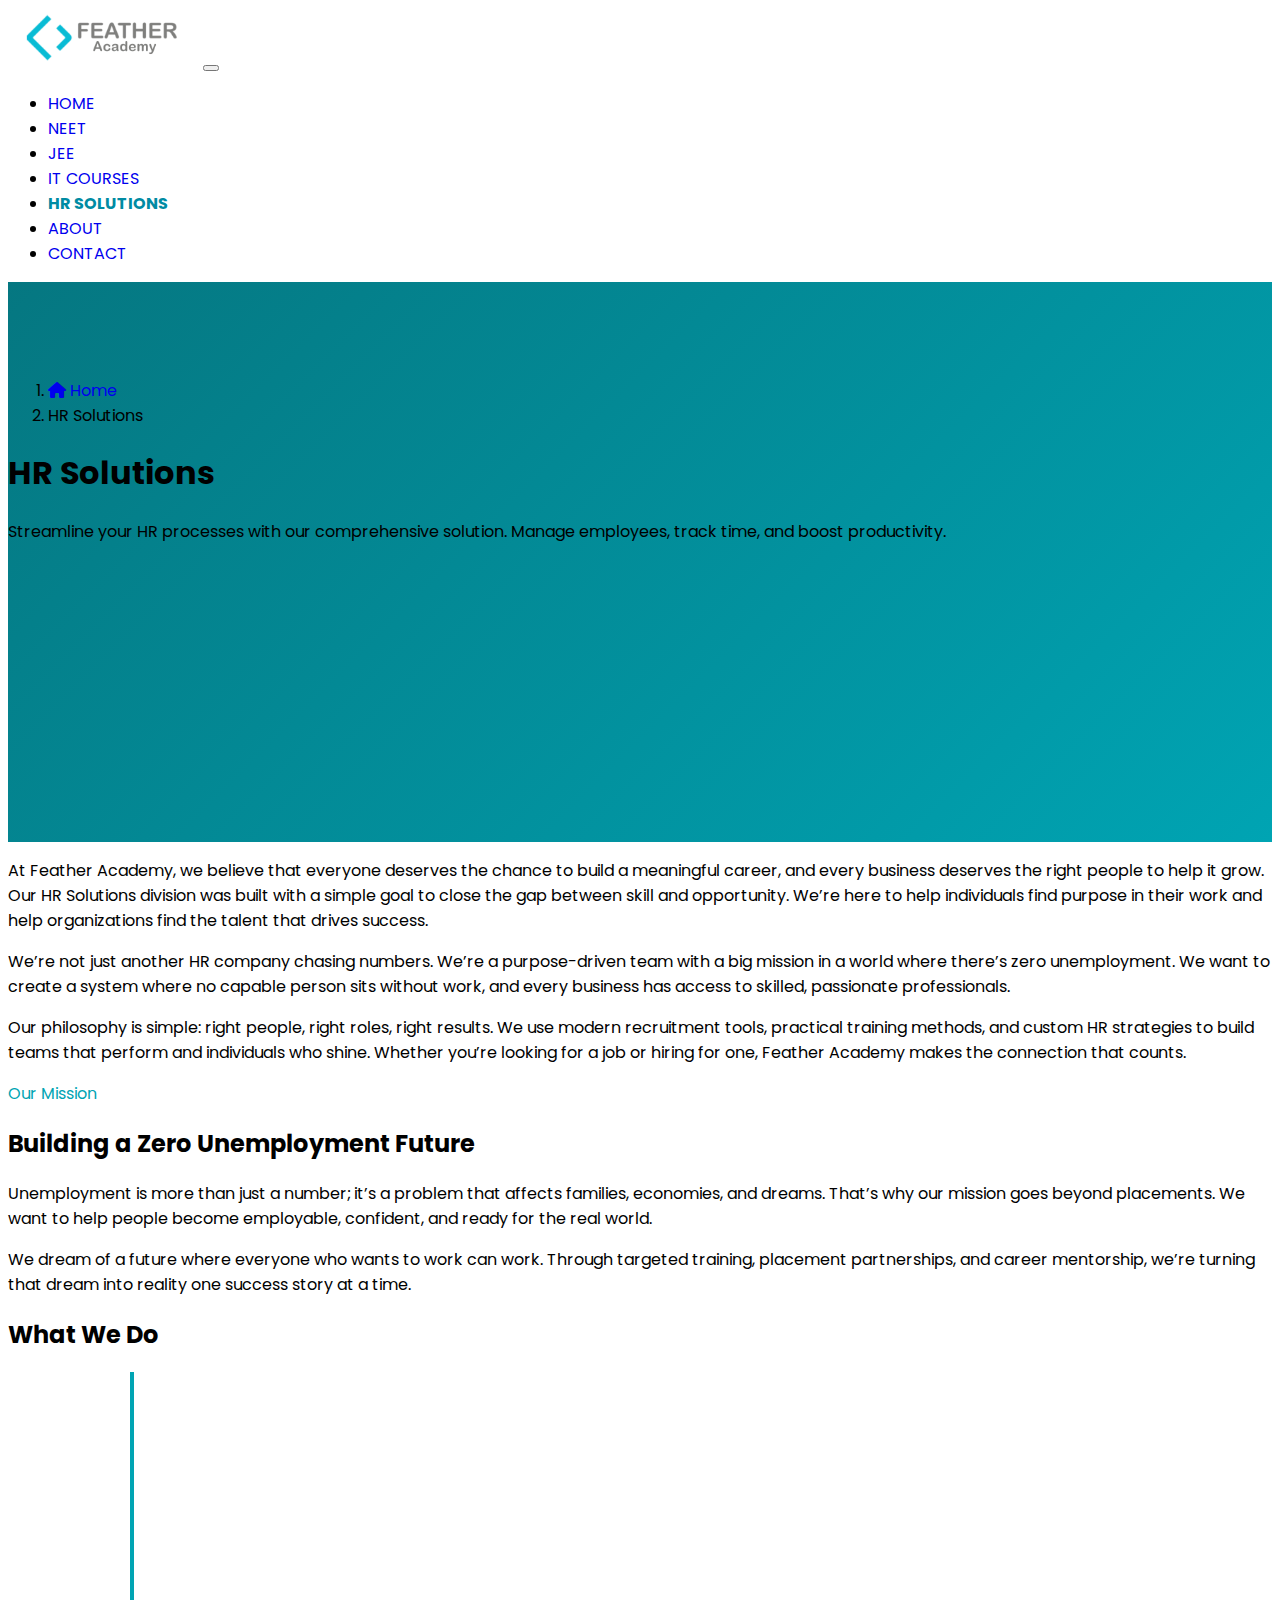
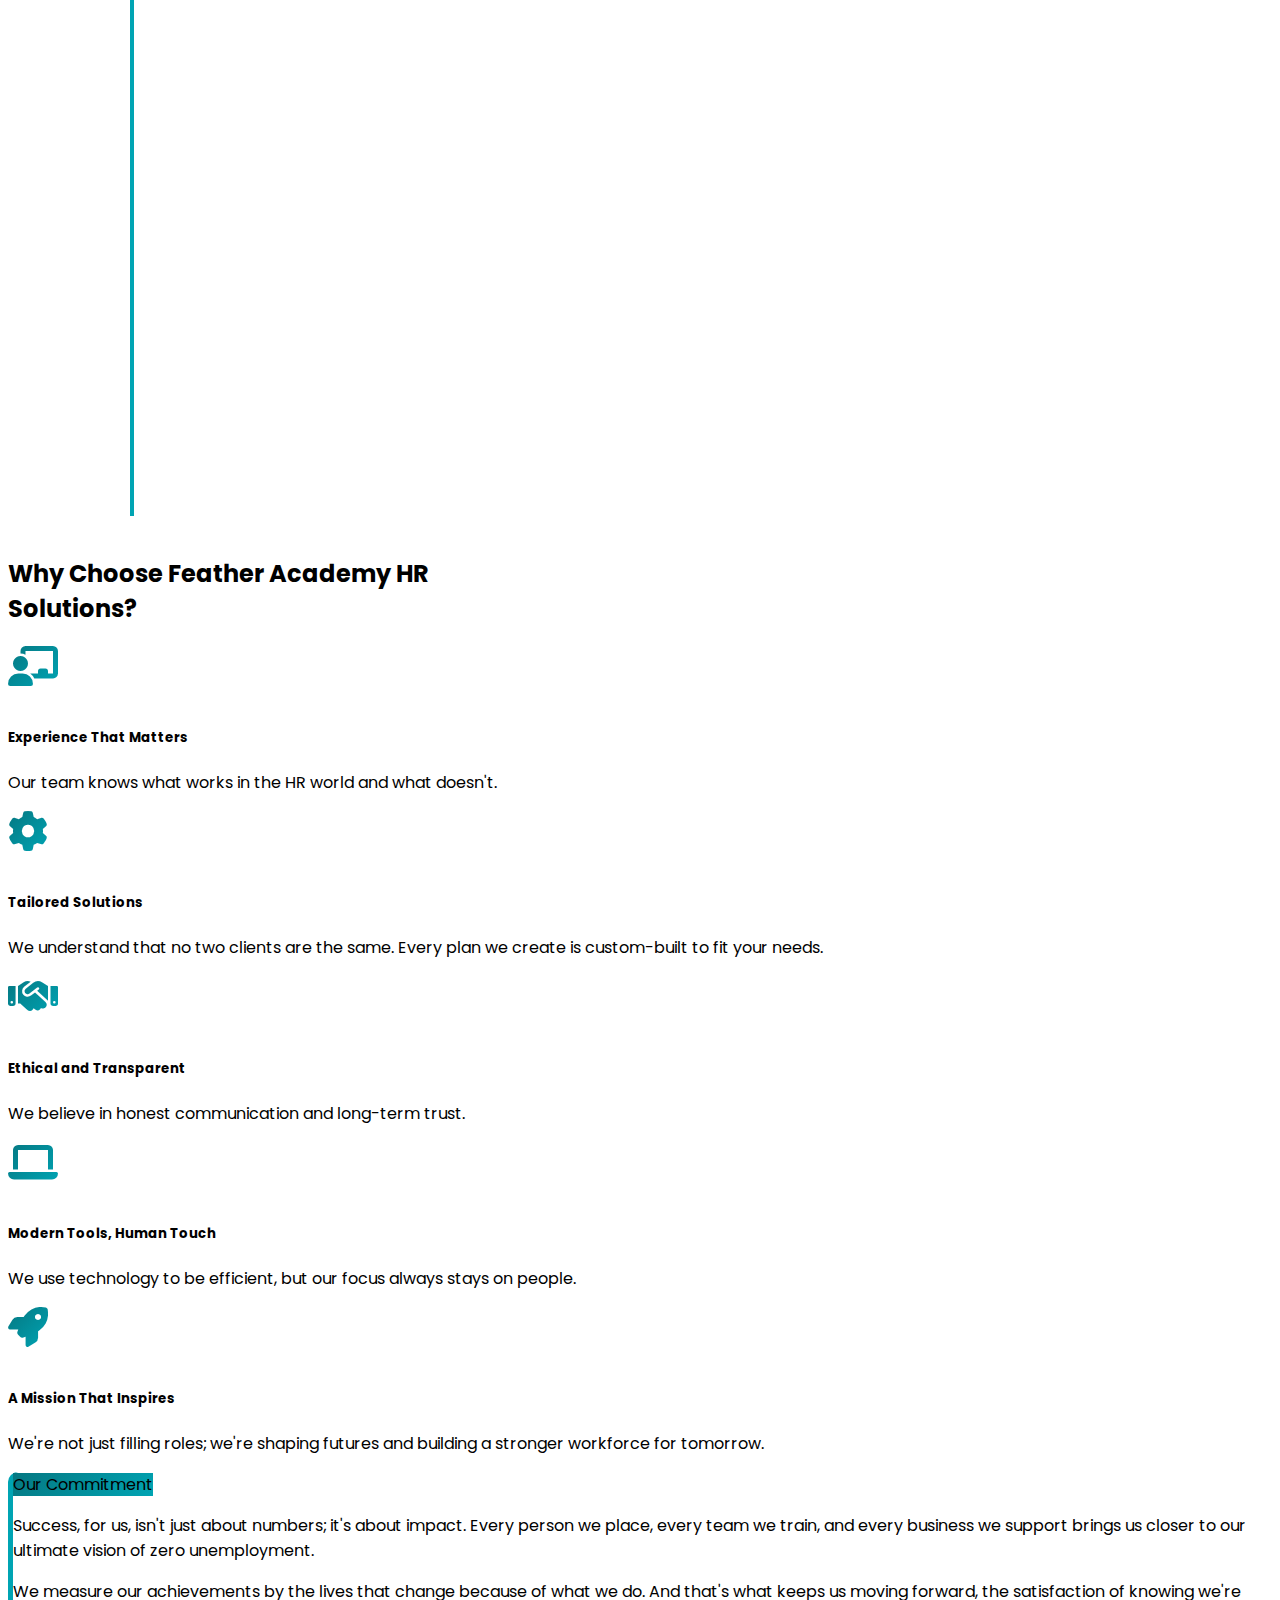
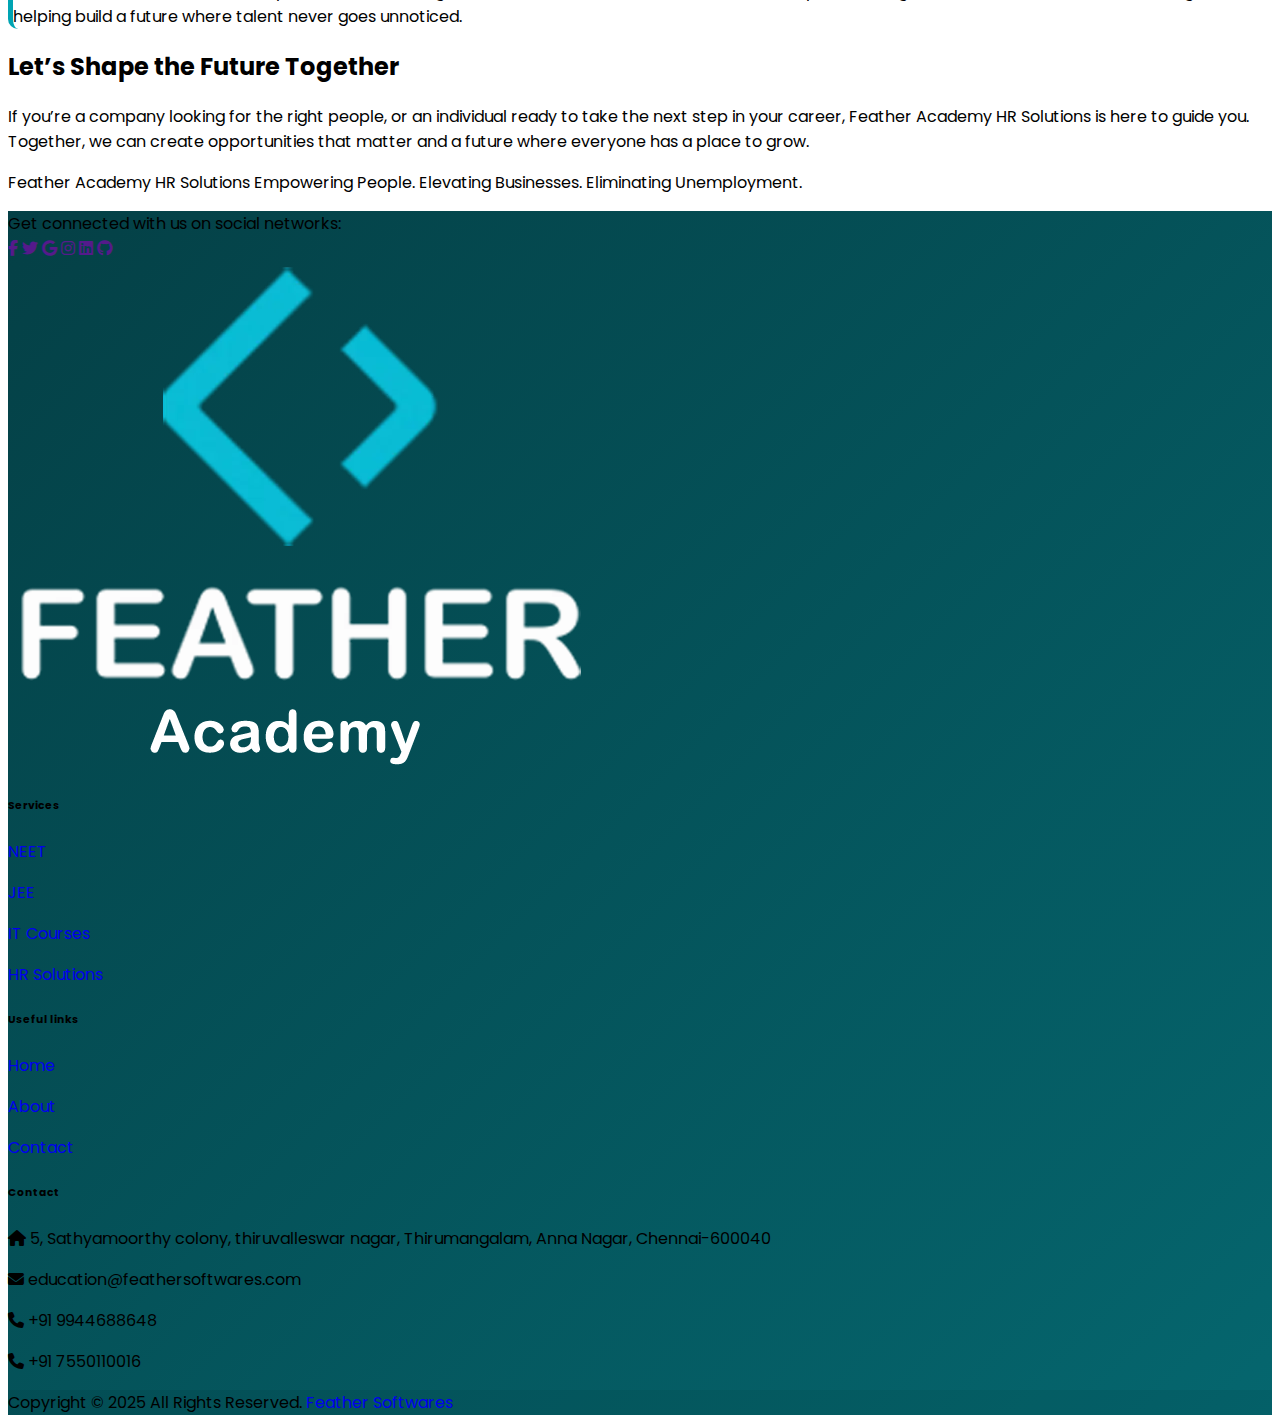
<file: hr-solution.html>
<!DOCTYPE html>
<html lang="en">

<head>
    <meta charset="UTF-8">
    <meta name="viewport" content="width=device-width, initial-scale=1.0">
    <title>HR Solutions | Feather Academy</title>
    <meta name="description" content="Get reliable staffing support with Feather Academy’s HR services, offering skilled, job-ready technical talent for businesses across sectors.">
    <link href="images/logo-icon.png" rel="icon">
    <link href="https://cdn.jsdelivr.net/npm/bootstrap@5.3.8/dist/css/bootstrap.min.css" rel="stylesheet"
        integrity="sha384-sRIl4kxILFvY47J16cr9ZwB07vP4J8+LH7qKQnuqkuIAvNWLzeN8tE5YBujZqJLB" crossorigin="anonymous">
    <link rel="stylesheet" href="https://cdnjs.cloudflare.com/ajax/libs/font-awesome/6.4.0/css/all.min.css">
    <link href="https://unpkg.com/aos@2.3.1/dist/aos.css" rel="stylesheet" />
    <link href="css/style.css" rel="stylesheet">
    <link href="css/header-and-footer-styles.css" rel="stylesheet">
    
</head>

<body>
    <nav class="navbar navbar-expand-lg navbar-light bg-white px-3 shadow p-3 sticky-top">
        <a class="navbar-brand d-flex align-items-center" href="index.html">
            <img src="images/feathersoftwareslogo.webp" alt="Feather Logo" />
        </a>

        <button class="navbar-toggler" type="button" data-bs-toggle="collapse" data-bs-target="#navMenu"
            aria-controls="navMenu" aria-expanded="false" aria-label="Toggle navigation">
            <span class="navbar-toggler-icon"></span>
        </button>

        <div class="collapse navbar-collapse justify-content-end align-items-center" id="navMenu">
            <ul class="navbar-nav align-items-center mb-2 mb-lg-0">
                <li class="nav-item">
                    <a class="nav-link" aria-current="page" href="index.html">HOME</a>
                </li>
                <li class="nav-item">
                    <a class="nav-link" href="neet.html">NEET</a>
                </li>
                <li class="nav-item">
                    <a class="nav-link" href="jee.html">JEE</a>
                </li>
                <li class="nav-item">
                    <a class="nav-link" href="course.html">IT COURSES</a>
                </li>
                <li class="nav-item">
                    <a class="nav-link active" href="hr-solution.html">HR SOLUTIONS</a>
                </li>
                <li class="nav-item">
                    <a class="nav-link" href="about.html">ABOUT</a>
                </li>
                <li class="nav-item">
                    <a class="nav-link" href="contact.html">CONTACT</a>
                </li>
            </ul>
        </div>
    </nav>

    <!-- Home -->
    <!-- Banner Section -->
    <div class="banner-section">
        <div class="container">
            <div class="row align-items-center">
                <!-- Left Side: Content -->
                <div class="col-lg-12 text-white p-2">
                    <!-- Breadcrumb -->
                    <nav aria-label="breadcrumb" class="mb-3">
                        <ol class="breadcrumb">
                            <li class="breadcrumb-item">
                                <a href="#" class="text-white text-decoration-none">
                                    <i class="fas fa-home"></i> Home
                                </a>
                            </li>
                            <li class="breadcrumb-item active text-white-50" aria-current="page">
                                HR Solutions
                            </li>
                        </ol>
                    </nav>

                    <!-- Page Title -->
                    <h1 class="display-3 fw-bold mb-3">HR Solutions</h1>

                    <!-- Description -->
                    <p class="mb-4">
                        Streamline your HR processes with our comprehensive solution. Manage employees, track time, and
                        boost productivity.
                    </p>
                </div>

            </div>
        </div>
    </div>

    <!-- Feather Academy HR Solutions -->
    <div class="container py-5">
        <div class="hr-abt lh-lg">
            <p>At Feather Academy, we believe that everyone deserves the chance to build a meaningful career, and every
                business deserves the right people to help it grow. Our HR Solutions division was built with a simple
                goal to close the gap between skill and opportunity. We’re here to help individuals find purpose in
                their work and help organizations find the talent that drives success.</p>
            <p>We’re not just another HR company chasing numbers. We’re a purpose-driven team with a big mission in a
                world where there’s zero unemployment. We want to create a system where no capable person sits without
                work, and every business has access to skilled, passionate professionals.</p>
            <p>Our philosophy is simple: right people, right roles, right results. We use modern recruitment tools,
                practical training methods, and custom HR strategies to build teams that perform and individuals who
                shine. Whether you’re looking for a job or hiring for one, Feather Academy makes the connection that
                counts.</p>
        </div>
    </div>

    <!-- Mission -->
    <section class="mission pb-5 bg-light">
        <div class="container">
            <div class="shadow-lg p-4 p-md-5 text-center bg-white rounded-4">
                <p class="text-uppercase fw-semibold mb-2" style="color: var(--feather);">Our Mission</p>
                <h2 class="fw-bold mb-4 fs-3">Building a Zero Unemployment Future</h2>
                <p class="mb-3 text-secondary">
                    Unemployment is more than just a number; it’s a problem that affects families, economies, and
                    dreams.
                    That’s why our mission goes beyond placements. We want to help people become employable, confident,
                    and ready for the real world.
                </p>
                <p class="text-secondary mb-0">
                    We dream of a future where everyone who wants to work can work. Through targeted training, placement
                    partnerships, and career mentorship, we’re turning that dream into reality one success story at a
                    time.
                </p>
            </div>
        </div>
    </section>

    <!-- What we do -->
    <div class="container py-5">
        <div class="container ass-our-ple">
            <div class="text-center mx-auto wow fadeInUp" data-wow-delay="0.1s" style="max-width: 500px;">
                <h2 class="mb-3 fs-3 fw-bold">What We Do</h2>
            </div>

            <div class="ass-pled">
                <div class="timeline-line"></div>

                <div class="timeline-step" data-aos="fade-up">
                    <div class="timeline-number">1</div>
                    <div class="timeline-content">
                        <div class="timeline-title">
                            Corporate Training and Development
                        </div>
                        <div class="timeline-description text-muted">
                            <p>We believe training is the heartbeat of a strong organization. Our corporate programs focus on improving communication, leadership, teamwork, and industry-specific skills. Every session is practical, interactive, and built around real-world challenges.</p>
                            <p>When employees grow, companies grow too, and we’re here to make that happen.</p>
                        </div>
                    </div>
                </div>

                <div class="timeline-step" data-aos="fade-up" data-aos-delay="100">
                    <div class="timeline-number">2</div>
                    <div class="timeline-content">
                        <div class="timeline-title">
                            HR Consulting
                        </div>
                        <div class="timeline-description text-muted">
                           <p>Managing people the right way takes strategy. That’s where our HR consulting team steps in. We help organizations design better policies, build performance systems, improve employee engagement, and stay compliant with labor regulations.</p>
                           <p>Whether you’re a small business just starting or a large enterprise looking to optimize, we bring clarity, structure, and strategy to your HR process.</p>
                        </div>
                    </div>
                </div>

                <div class="timeline-step" data-aos="fade-up" data-aos-delay="200">
                    <div class="timeline-number">3</div>
                    <div class="timeline-content">
                        <div class="timeline-title">
                            Campus to Career Programs
                        </div>
                        <div class="timeline-description text-muted">
                            <p>We love working with young talent. Our Campus to Career initiative helps students make a smooth transition from college to corporate life. We partner with institutions to train students on communication, professional behaviour, and industry-ready skills.</p>
                            <p>By the time they graduate, they’re confident, prepared, and job-ready with real opportunities waiting for them.</p>
                        </div>
                    </div>
                </div>

            </div>
        </div>
    </div>

    <!-- Why choose -->
    <section class="why-choose">
        <div class="container py-4">
            <div class="text-center mx-auto wow fadeInUp" data-wow-delay="0.1s" style="max-width: 500px;">
                <h2 class="mb-3 fs-3 fw-bold">Why Choose Feather Academy HR Solutions?</h2>
            </div>
            <div class="row g-4">
                <div class="col-md-4">
                    <div class="feature-card card p-4 text-center shadow-sm h-100">
                        <div class="card-body">
                            <i class="fas fa-chalkboard-teacher feature-icon"></i>
                            <h5 class="card-title fw-bold mb-3">Experience That Matters</h5>
                            <p class="card-text text-muted">Our team knows what works in the HR world and what doesn't.</p>
                        </div>
                    </div>
                </div>
                <div class="col-md-4">
                    <div class="feature-card card p-4 text-center shadow-sm h-100">
                        <div class="card-body">
                            <i class="fas fa-cog feature-icon"></i>
                            <h5 class="card-title fw-bold mb-3">Tailored Solutions</h5>
                            <p class="card-text text-muted">We understand that no two clients are the same. Every plan we create is custom-built to fit your needs.</p>
                        </div>
                    </div>
                </div>
                <div class="col-md-4">
                    <div class="feature-card card p-4 text-center shadow-sm h-100">
                        <div class="card-body">
                            <i class="fas fa-handshake feature-icon"></i>
                            <h5 class="card-title fw-bold mb-3">Ethical and Transparent</h5>
                            <p class="card-text text-muted"> We believe in honest communication and long-term trust.</p>
                        </div>
                    </div>
                </div>
            </div>
            <div class="row g-4 mt-1 center-last-row">
                <div class="col-md-4">
                    <div class="feature-card card p-4 text-center shadow-sm h-100">
                        <div class="card-body">
                            <i class="fas fa-laptop feature-icon"></i>
                            <h5 class="card-title fw-bold mb-3">Modern Tools, Human Touch</h5>
                            <p class="card-text text-muted"> We use technology to be efficient, but our focus always stays on people.</p>
                        </div>
                    </div>
                </div>
                <div class="col-md-4">
                    <div class="feature-card card p-4 text-center shadow-sm h-100">
                        <div class="card-body">
                            <i class="fas fa-rocket feature-icon"></i>
                            <h5 class="card-title fw-bold mb-3">A Mission That Inspires</h5>
                            <p class="card-text text-muted">We're not just filling roles; we're shaping futures and building a stronger workforce for tomorrow.</p>
                        </div>
                    </div>
                </div>
            </div>
        </div>
    </section>

    <!-- commitment -->
    <section class="py-5 bg-light">
        <div class="container">
            <div class="row justify-content-center">
                <div class="col-lg-10">
                    <div class="card shadow-sm border-left">
                        <div class="card-body p-4 p-md-5">
                            <div class="text-center">
                                <span class="badge fs-5 mb-4 px-4 py-2 rounded-pill text-white">Our Commitment</span>
                            </div>
                            <div class="border-gradient ps-4">
                                <p class="text-muted mb-3 fs-6 lh-lg">
                                    Success, for us, isn't just about numbers; it's about impact. Every person we place, every team we train, and every business we support brings us closer to our ultimate vision of zero unemployment.
                                </p>
                                <p class="text-muted mb-0 fs-6 lh-lg">
                                    We measure our achievements by the lives that change because of what we do. And that's what keeps us moving forward, the satisfaction of knowing we're helping build a future where talent never goes unnoticed.
                                </p>
                            </div>
                        </div>
                    </div>
                </div>
            </div>
        </div>
    </section>

    <!-- Future Together -->
     <section class="future-together">
         <div class="container py-5">
        <div class="hr-abt lh-lg">
            <div class="text-center mx-auto wow fadeInUp" data-wow-delay="0.1s" style="max-width: 500px;">
                <h2 class="mb-3 fs-3 fw-bold">Let’s Shape the Future Together</h2>
            </div>
            <p>If you’re a company looking for the right people, or an individual ready to take the next step in your career, Feather Academy HR Solutions is here to guide you. Together, we can create opportunities that matter and a future where everyone has a place to grow.</p>
            <p>Feather Academy HR Solutions  Empowering People. Elevating Businesses. Eliminating Unemployment.</p>
        </div>
    </div>
     </section>

    <!-- Footer -->
    <footer class="text-center text-lg-start text-white">
        <!-- Section: Social media -->
        <section class="d-flex justify-content-center justify-content-lg-between p-4 border-bottom">
            <!-- Left -->
            <div class="me-5 d-none d-lg-block">
                <span>Get connected with us on social networks:</span>
            </div>
            <!-- Left -->

            <!-- Right -->
            <div>
                <a href="" class="me-4 text-reset">
                    <i class="fab fa-facebook-f"></i>
                </a>
                <a href="" class="me-4 text-reset">
                    <i class="fab fa-twitter"></i>
                </a>
                <a href="" class="me-4 text-reset">
                    <i class="fab fa-google"></i>
                </a>
                <a href="" class="me-4 text-reset">
                    <i class="fab fa-instagram"></i>
                </a>
                <a href="" class="me-4 text-reset">
                    <i class="fab fa-linkedin"></i>
                </a>
                <a href="" class="me-4 text-reset">
                    <i class="fab fa-github"></i>
                </a>
            </div>
            <!-- Right -->
        </section>
        <!-- Section: Social media -->

        <!-- Section: Links  -->
        <section class="">
            <div class="container text-center text-md-start mt-5">
                <!-- Grid row -->
                <div class="row mt-3">
                    <!-- Grid column -->
                    <div class="col-md-2 col-lg-3 col-xl-2 mx-auto mb-4 foot-logo">
                        <!-- Content -->
                        <img src="images/logo-foot.webp" class="img-fluid">
                    </div>
                    <!-- Grid column -->

                    <!-- Grid column -->
                    <div class="col-md-2 col-lg-2 col-xl-2 mx-auto mb-4">
                        <!-- Links -->
                        <h6 class="text-uppercase fw-bold mb-4">
                            Services
                        </h6>
                        <p>
                            <a href="neet.html" class="text-reset">NEET</a>
                        </p>
                        <p>
                            <a href="jee.html" class="text-reset">JEE</a>
                        </p>
                        <p>
                            <a href="course.html" class="text-reset">IT Courses</a>
                        </p>
                        <p>
                            <a href="hr-solution.html" class="text-reset">HR Solutions</a>
                        </p>
                    </div>
                    <!-- Grid column -->

                    <!-- Grid column -->
                    <div class="col-md-3 col-lg-2 col-xl-2 mx-auto mb-4">
                        <!-- Links -->
                        <h6 class="text-uppercase fw-bold mb-4">
                            Useful links
                        </h6>
                        <p>
                            <a href="index.html" class="text-reset">Home</a>
                        </p>
                        <p>
                            <a href="about.html" class="text-reset">About</a>
                        </p>
                        <p>
                            <a href="contact.html" class="text-reset">Contact</a>
                        </p>
                        
                    </div>
                    <!-- Grid column -->

                    <!-- Grid column -->
                    <div class="col-md-5 col-lg-4 col-xl-4 mb-md-0 mb-4">
                        <!-- Links -->
                        <h6 class="text-uppercase fw-bold mb-4">Contact</h6>
                        <p><i class="fas fa-home me-3"></i> 5, Sathyamoorthy colony,
thiruvalleswar nagar,
Thirumangalam,
Anna Nagar,
Chennai-600040</p>
                        <p>
                            <i class="fas fa-envelope me-3"></i>
                            education@feathersoftwares.com
                        </p>
                        <p><i class="fas fa-phone me-3"></i> +91 9944688648</p>
                        <p><i class="fas fa-phone me-3"></i> +91 7550110016</p>
                    </div>
                    <!-- Grid column -->
                </div>
                <!-- Grid row -->
            </div>
        </section>
        <!-- Section: Links  -->

        <!-- Copyright -->
        <div class="text-center p-4" style="background-color: rgba(0, 0, 0, 0.05);">
            Copyright © 2025 All Rights Reserved.
            <a class="text-reset fw-bold" href="https://feathersoftwares.com/">Feather Softwares</a>
        </div>
        <!-- Copyright -->
    </footer>
    <!-- Footer -->




    <script src="https://cdn.jsdelivr.net/npm/bootstrap@5.3.8/dist/js/bootstrap.bundle.min.js"
        integrity="sha384-FKyoEForCGlyvwx9Hj09JcYn3nv7wiPVlz7YYwJrWVcXK/BmnVDxM+D2scQbITxI"
        crossorigin="anonymous"></script>
    <script src="https://unpkg.com/aos@2.3.1/dist/aos.js"></script>
    <script>
        AOS.init();
    </script>
</body>

</html>
</file>
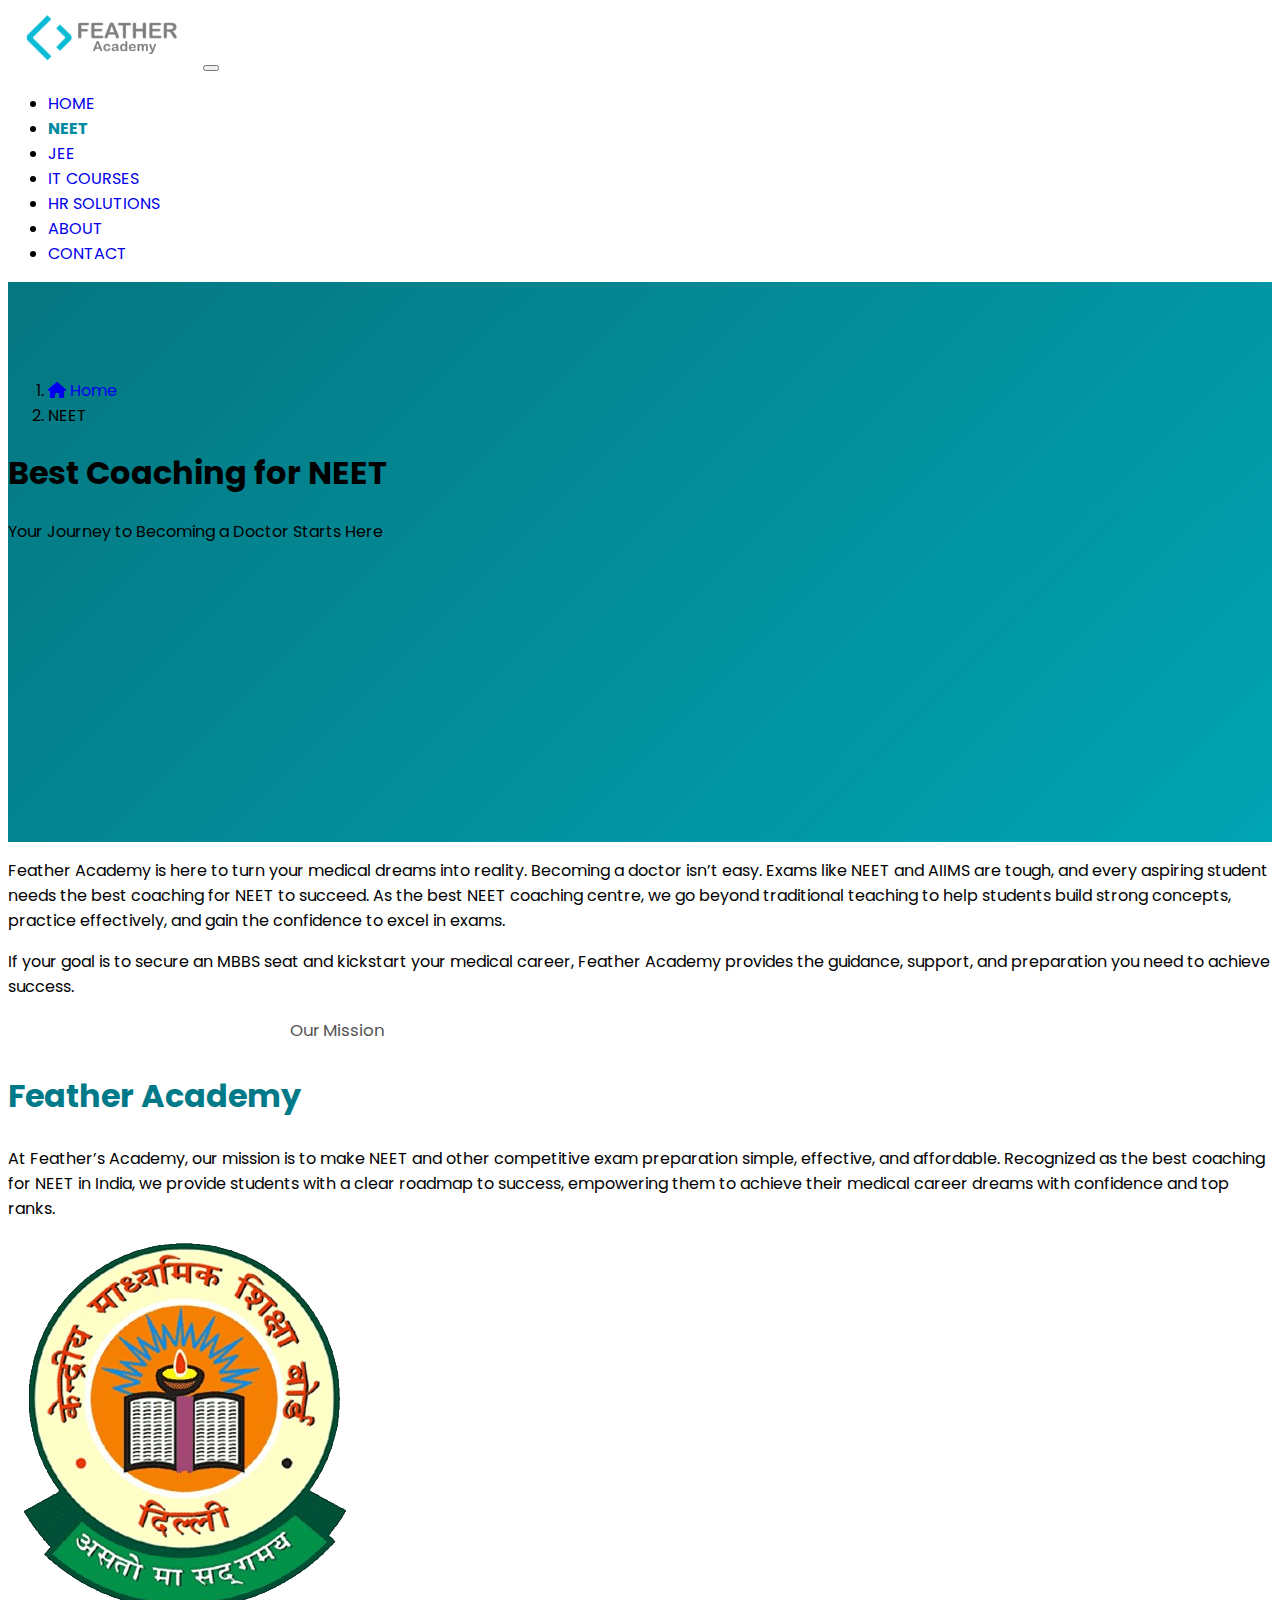
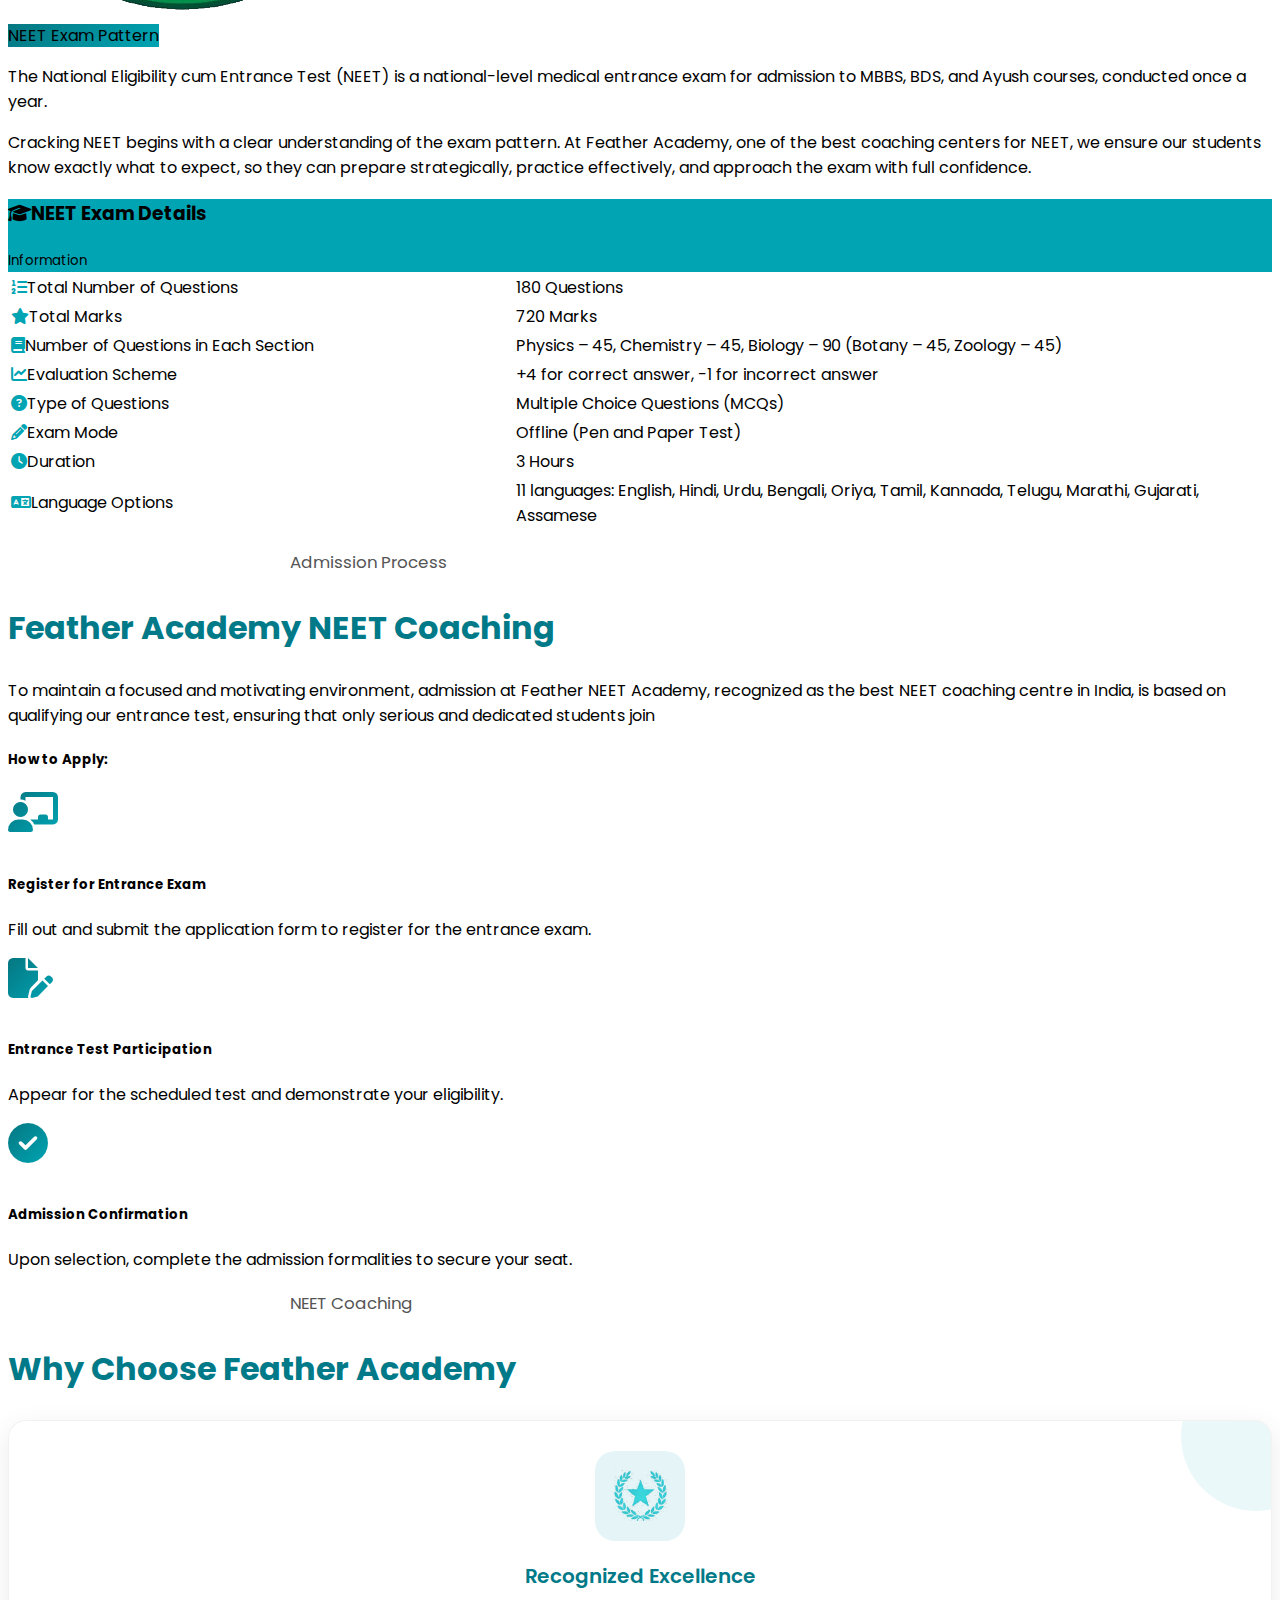
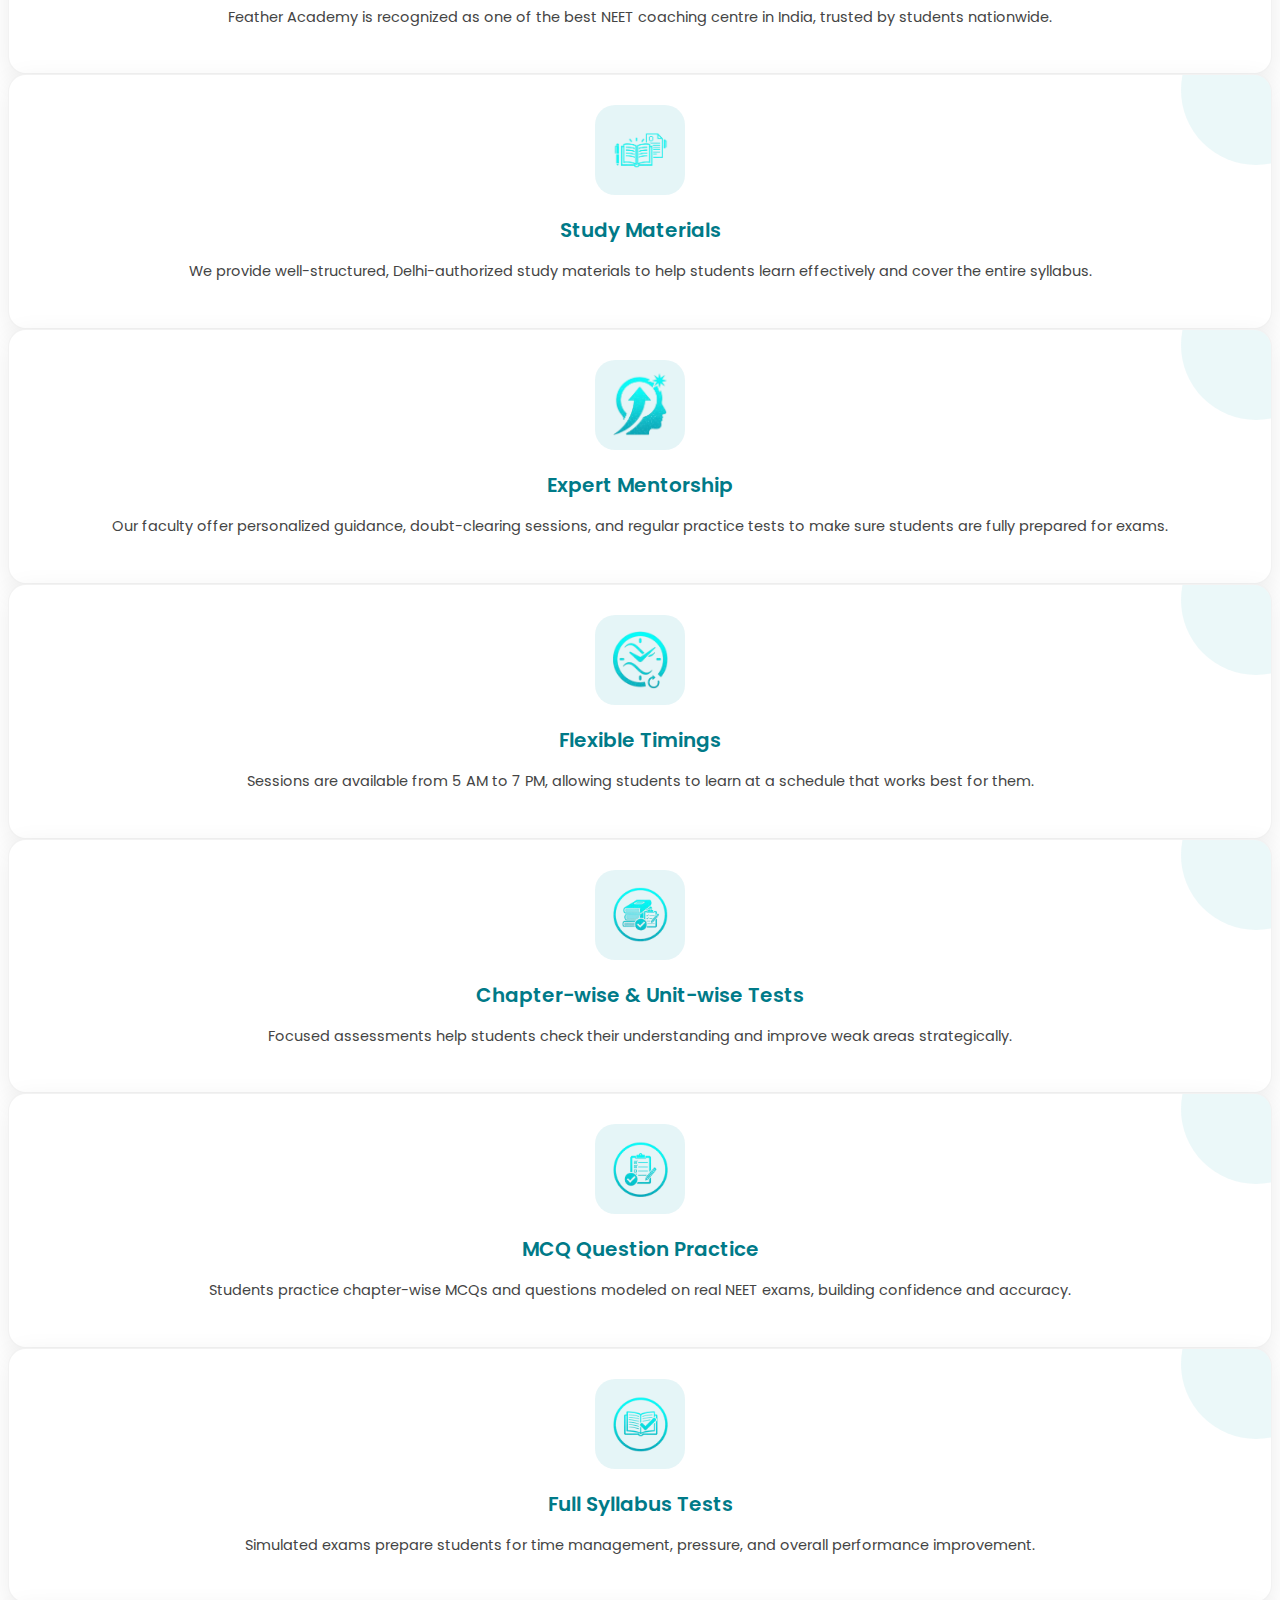
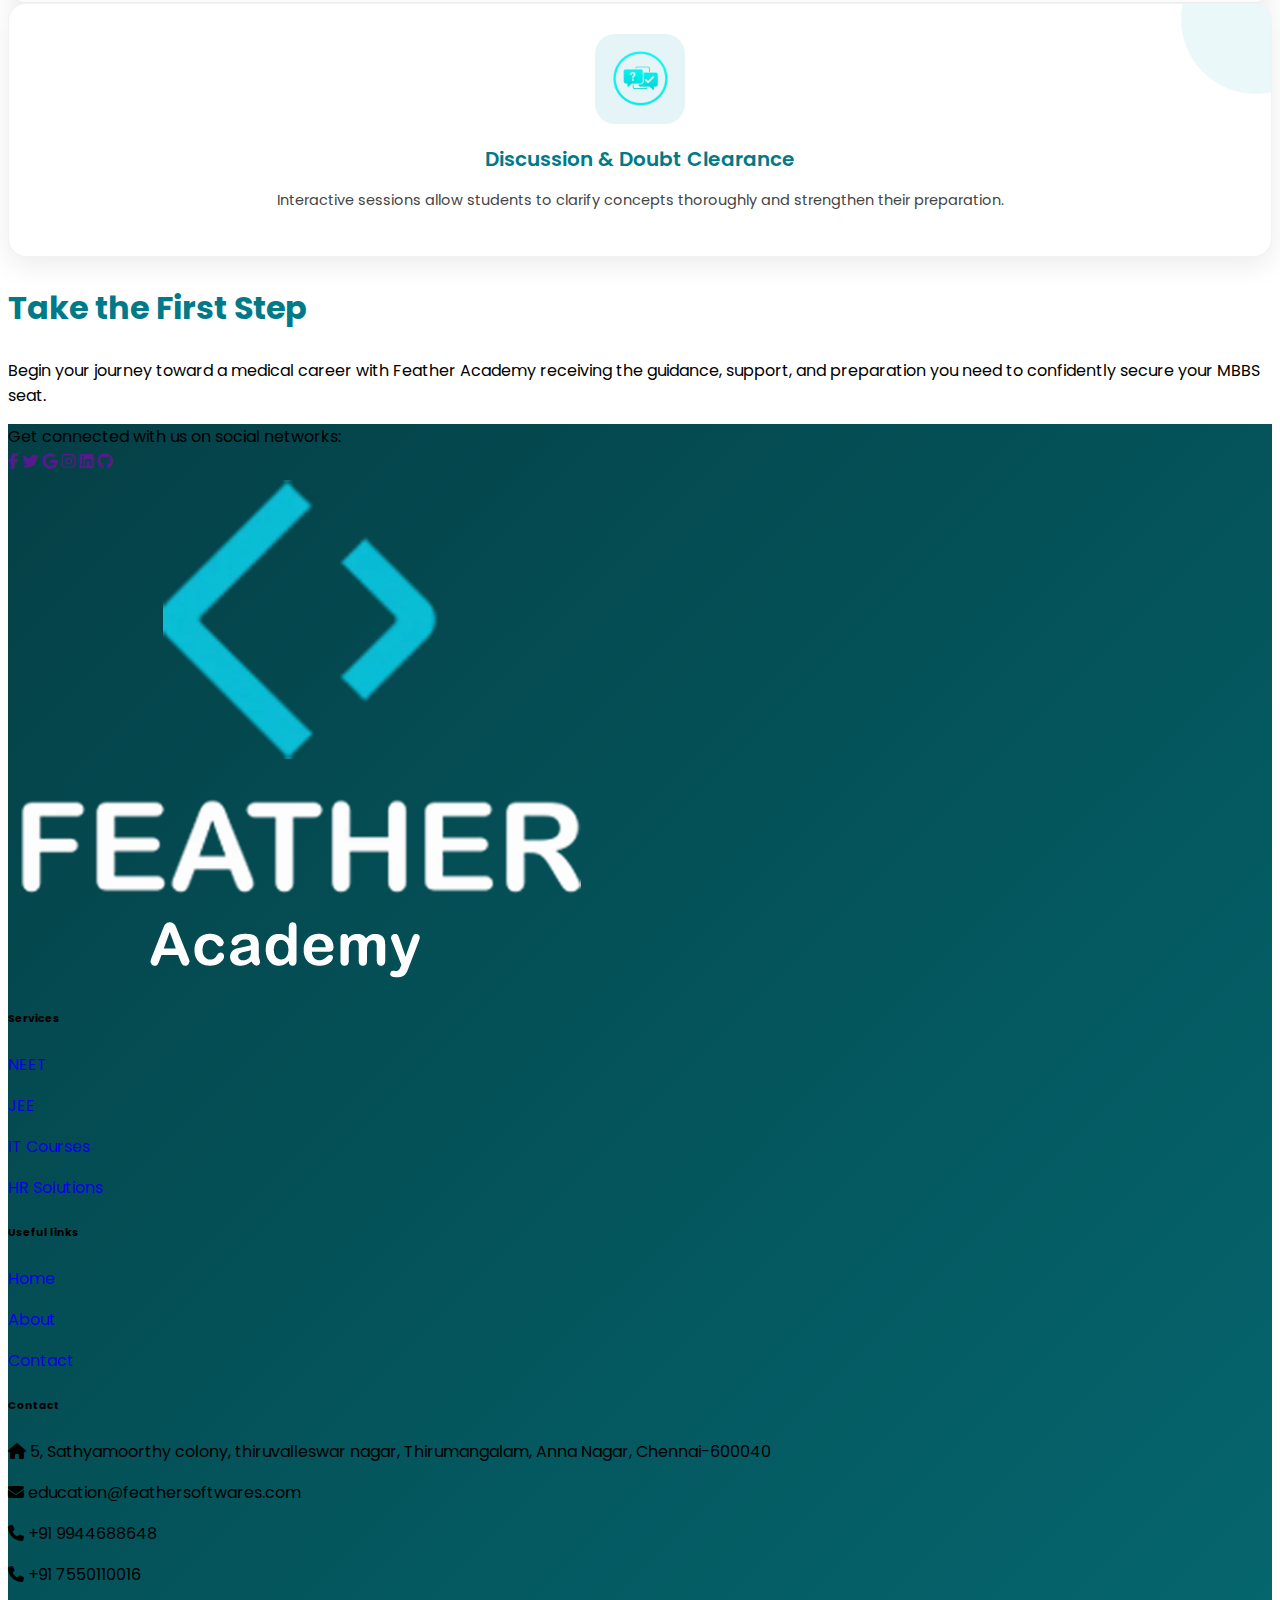
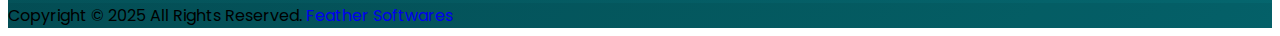
<file: neet.html>
<!DOCTYPE html>
<html lang="en">

<head>
    <meta charset="UTF-8">
    <meta name="viewport" content="width=device-width, initial-scale=1.0">
    <title>NEET Coaching | Feather Academy</title>
    <meta name="description" content="Prepare for NEET with guided lessons, subject-wise practice, and regular tests designed to improve accuracy, speed, and exam confidence.">
    <link href="images/logo-icon.png" rel="icon">
    <link href="https://cdn.jsdelivr.net/npm/bootstrap@5.3.8/dist/css/bootstrap.min.css" rel="stylesheet"
        integrity="sha384-sRIl4kxILFvY47J16cr9ZwB07vP4J8+LH7qKQnuqkuIAvNWLzeN8tE5YBujZqJLB" crossorigin="anonymous">
    <link rel="stylesheet" href="https://cdnjs.cloudflare.com/ajax/libs/font-awesome/6.4.0/css/all.min.css">
    <link href="https://unpkg.com/aos@2.3.1/dist/aos.css" rel="stylesheet" />
    <link href="css/style.css" rel="stylesheet">
    <link href="css/design.css" rel="stylesheet">
    <link href="css/header-and-footer-styles.css" rel="stylesheet">
</head>

<body>
    <nav class="navbar navbar-expand-lg navbar-light bg-white px-3 shadow p-3 sticky-top">
        <a class="navbar-brand d-flex align-items-center" href="index.html">
            <img src="images/feathersoftwareslogo.webp" alt="Feather Logo" />
        </a>

        <button class="navbar-toggler" type="button" data-bs-toggle="collapse" data-bs-target="#navMenu"
            aria-controls="navMenu" aria-expanded="false" aria-label="Toggle navigation">
            <span class="navbar-toggler-icon"></span>
        </button>

        <div class="collapse navbar-collapse justify-content-end align-items-center" id="navMenu">
            <ul class="navbar-nav align-items-center mb-2 mb-lg-0">
                <li class="nav-item">
                    <a class="nav-link" aria-current="page" href="index.html">HOME</a>
                </li>
                <li class="nav-item">
                    <a class="nav-link active" href="neet.html">NEET</a>
                </li>
                <li class="nav-item">
                    <a class="nav-link" href="jee.html">JEE</a>
                </li>
                <li class="nav-item">
                    <a class="nav-link" href="course.html">IT COURSES</a>
                </li>
                <li class="nav-item">
                    <a class="nav-link" href="hr-solution.html">HR SOLUTIONS</a>
                </li>
                <li class="nav-item">
                    <a class="nav-link" href="about.html">ABOUT</a>
                </li>
                <li class="nav-item">
                    <a class="nav-link" href="contact.html">CONTACT</a>
                </li>
            </ul>
        </div>
    </nav>

    <!-- Home -->
    <!-- Banner Section -->
    <div class="banner-section">
        <div class="container">
            <div class="row align-items-center">
                <!-- Left Side: Content -->
                <div class="col-lg-12 text-white p-2">
                    <!-- Breadcrumb -->
                    <nav aria-label="breadcrumb" class="mb-3">
                        <ol class="breadcrumb">
                            <li class="breadcrumb-item">
                                <a href="#" class="text-white text-decoration-none">
                                    <i class="fas fa-home"></i> Home
                                </a>
                            </li>
                            <li class="breadcrumb-item active text-white-50" aria-current="page">
                                NEET
                            </li>
                        </ol>
                    </nav>

                    <!-- Page Title -->
                    <h1 class="display-3 fw-bold mb-3">Best Coaching for NEET</h1>

                    <!-- Description -->
                    <p class="mb-4">
                        Your Journey to Becoming a Doctor Starts Here
                    </p>
                </div>
            </div>
        </div>
    </div>

    <!-- About -->
    <div class="container py-5">
        <div class="hr-abt lh-lg">
            <p>Feather Academy is here to turn your medical dreams into reality. Becoming a doctor isn’t easy. Exams
                like NEET and AIIMS are tough, and every aspiring student needs the best coaching for NEET to succeed.
                As the best NEET coaching centre, we go beyond traditional teaching to help students build strong
                concepts, practice effectively, and gain the confidence to excel in exams.</p>
            <p>If your goal is to secure an MBBS seat and kickstart your medical career, Feather Academy provides the
                guidance, support, and preparation you need to achieve success.</p>
        </div>
    </div>

    <!-- Mission -->
    <section class="mission pb-5 bg-light">
        <div class="container">
            <div class="shadow-lg p-4 p-md-5 text-center bg-white rounded-4">
                <div class="text-center" data-animate>
                    <p class="modern-subtitle">Our Mission</p>
                    <h2 class="modern-title">Feather Academy</h2>
                </div>
                <p class="mb-3 text-secondary">
                    At Feather’s Academy, our mission is to make NEET and other competitive exam preparation simple,
                    effective, and affordable. Recognized as the best coaching for NEET in India, we provide students
                    with a clear roadmap to success, empowering them to achieve their medical career dreams with
                    confidence and top ranks.
                </p>
            </div>
        </div>
    </section>

    <!-- Exam pattern -->
    <section class="py-5 bg-light">
        <div class="container">
            <div class="row">
                <div class="col-md-6">
                    <div class="neet-image d-flex align-items-center justify-content-center mb-5">
                        <img src="images/neet-logo.png" class="img-fluid" alt="NEET Logo">
                    </div>
                </div>
                <div class="col-md-6">
                    <div class="pattern-con p-4">
                        <div class="">
                            <span class="badge fs-5 mb-4 px-4 py-2 rounded-pill text-white">NEET Exam Pattern</span>
                        </div>
                        <div class="border-gradient">
                            <p class="text-muted mb-3 fs-6 lh-lg">
                                The National Eligibility cum Entrance Test (NEET) is a national-level medical entrance
                                exam for admission to MBBS, BDS, and Ayush courses, conducted once a year.
                            </p>
                            <p class="text-muted mb-0 fs-6 lh-lg">
                                Cracking NEET begins with a clear understanding of the exam pattern. At Feather Academy,
                                one of the best coaching centers for NEET, we ensure our students know exactly what to
                                expect, so they can prepare strategically, practice effectively, and approach the exam
                                with full confidence.
                            </p>
                        </div>
                    </div>
                </div>
            </div>
        </div>
    </section>

    <!-- Exam Details -->
    <div class="container my-5">
        <div class="card shadow-lg border-0 neet-detail">
            <div class="card-header text-white py-4">
                <h3 class="mb-1 fw-bold"><i class="fas fa-graduation-cap me-2"></i>NEET Exam Details</h3>
                <small class="opacity-75">Information</small>
            </div>
            <div class="card-body p-0">
                <div class="table-responsive">
                    <table class="table table-hover mb-0 align-middle">
                        <tbody>
                            <tr>
                                <td class="fw-semibold py-3 ps-4" style="width: 40%;"><i
                                        class="fas fa-list-ol me-2"></i>Total Number of Questions</td>
                                <td class="py-3">180 Questions</td>
                            </tr>
                            <tr>
                                <td class="fw-semibold py-3 ps-4"><i class="fas fa-star me-2"></i>Total Marks</td>
                                <td class="py-3">720 Marks</td>
                            </tr>
                            <tr>
                                <td class="fw-semibold py-3 ps-4"><i class="fas fa-book me-2"></i>Number of Questions in
                                    Each Section</td>
                                <td class="py-3">Physics – 45, Chemistry – 45, Biology – 90 (Botany – 45, Zoology – 45)
                                </td>
                            </tr>
                            <tr>
                                <td class="fw-semibold py-3 ps-4"><i class="fas fa-chart-line me-2"></i>Evaluation
                                    Scheme</td>
                                <td class="py-3">+4 for correct answer, -1 for incorrect answer</td>
                            </tr>
                            <tr>
                                <td class="fw-semibold py-3 ps-4"><i class="fas fa-question-circle me-2"></i>Type of
                                    Questions</td>
                                <td class="py-3">Multiple Choice Questions (MCQs)</td>
                            </tr>
                            <tr>
                                <td class="fw-semibold py-3 ps-4"><i class="fas fa-pencil-alt me-2"></i>Exam Mode</td>
                                <td class="py-3">Offline (Pen and Paper Test)</td>
                            </tr>
                            <tr>
                                <td class="fw-semibold py-3 ps-4"><i class="fas fa-clock me-2"></i>Duration</td>
                                <td class="py-3">3 Hours</td>
                            </tr>
                            <tr>
                                <td class="fw-semibold py-3 ps-4"><i class="fas fa-language me-2"></i>Language Options
                                </td>
                                <td class="py-3">11 languages: English, Hindi, Urdu, Bengali, Oriya, Tamil, Kannada,
                                    Telugu, Marathi, Gujarati, Assamese</td>
                            </tr>
                        </tbody>
                    </table>
                </div>
            </div>
        </div>
    </div>

    <!-- Steps -->
    <section class="why-choose">
        <div class="container py-4">
            <div class="text-center mb-5" data-animate>
                <p class="modern-subtitle">Admission Process</p>
                <h2 class="modern-title">Feather Academy NEET Coaching</h2>
            </div>
            <div class="conn">
                <p class="mb-3 text-secondary">To maintain a focused and motivating environment, admission at Feather
                    NEET Academy, recognized as the best NEET coaching centre in India, is based on qualifying our
                    entrance test, ensuring that only serious and dedicated students join</p>
                <h5 class="text-black mb-3">How to Apply:</h5>
            </div>
            <div class="row g-4">
                <div class="col-md-4">
                    <div class="feature-card card p-4 text-center shadow-sm h-100">
                        <div class="card-body">
                            <i class="fas fa-chalkboard-teacher feature-icon"></i>
                            <h5 class="card-title fw-bold mb-3">Register for Entrance Exam</h5>
                            <p class="card-text text-muted">Fill out and submit the application form to register for the
                                entrance exam.</p>
                        </div>
                    </div>
                </div>
                <div class="col-md-4">
                    <div class="feature-card card p-4 text-center shadow-sm h-100">
                        <div class="card-body">
                            <i class="fa-solid fa-file-pen feature-icon"></i>
                            <h5 class="card-title fw-bold mb-3">Entrance Test Participation</h5>
                            <p class="card-text text-muted">Appear for the scheduled test and demonstrate your
                                eligibility.</p>
                        </div>
                    </div>
                </div>
                <div class="col-md-4">
                    <div class="feature-card card p-4 text-center shadow-sm h-100">
                        <div class="card-body">
                            <i class="fas fa-circle-check feature-icon"></i>
                            <h5 class="card-title fw-bold mb-3">Admission Confirmation</h5>
                            <p class="card-text text-muted">Upon selection, complete the admission formalities to secure
                                your seat.</p>
                        </div>
                    </div>
                </div>
            </div>
        </div>
    </section>

    <!-- Why Choose -->
    <div class="container modern-offer-section py-5">

        <div class="text-center mb-5" data-animate>
            <p class="modern-subtitle">NEET Coaching</p>
            <h2 class="modern-title">Why Choose Feather Academy</h2>
        </div>

        <div class="row g-4">

            <!-- CARD ITEM -->
            <div class="col-lg-4 col-md-6" data-animate>
                <div class="modern-card">
                    <div class="icon-wrap">
                        <img src="images/excellence.webp" width="55">
                    </div>
                    <h3>Recognized Excellence</h3>
                    <p>Feather Academy is recognized as one of the best NEET coaching centre in India, trusted by
                        students nationwide.</p>
                </div>
            </div>

            <div class="col-lg-4 col-md-6" data-animate>
                <div class="modern-card">
                    <div class="icon-wrap">
                        <img src="images/course/premium-study-materials.webp" width="55">
                    </div>
                    <h3>Study Materials</h3>
                    <p>We provide well-structured, Delhi-authorized study materials to help students learn effectively
                        and cover the entire syllabus.</p>
                </div>
            </div>

            <div class="col-lg-4 col-md-6" data-animate>
                <div class="modern-card">
                    <div class="icon-wrap">
                        <img src="images/mentorship.webp" width="55">
                    </div>
                    <h3>Expert Mentorship</h3>
                    <p>Our faculty offer personalized guidance, doubt-clearing sessions, and regular practice tests to
                        make sure students are fully prepared for exams.</p>
                </div>
            </div>

            <div class="col-lg-4 col-md-6" data-animate>
                <div class="modern-card">
                    <div class="icon-wrap">
                        <img src="images/timing.webp" width="55">
                    </div>
                    <h3>Flexible Timings</h3>
                    <p>Sessions are available from 5 AM to 7 PM, allowing students to learn at a schedule that works
                        best for them.</p>
                </div>
            </div>

            <div class="col-lg-4 col-md-6" data-animate>
                <div class="modern-card">
                    <div class="icon-wrap">
                        <img src="images/test.webp" width="55">
                    </div>
                    <h3>Chapter-wise & Unit-wise Tests</h3>
                    <p>Focused assessments help students check their understanding and improve weak areas strategically.
                    </p>
                </div>
            </div>

            <div class="col-lg-4 col-md-6" data-animate>
                <div class="modern-card">
                    <div class="icon-wrap">
                        <img src="images/mcq.webp" width="55">
                    </div>
                    <h3>MCQ Question Practice</h3>
                    <p>Students practice chapter-wise MCQs and questions modeled on real NEET exams, building confidence
                        and accuracy.</p>
                </div>
            </div>

            <div class="row g-4 mt-1 center-last-row">
                <div class="col-lg-4 col-md-6" data-animate>
                    <div class="modern-card">
                        <div class="icon-wrap">
                            <img src="images/full-test.webp" width="55">
                        </div>
                        <h3>Full Syllabus Tests</h3>
                        <p>Simulated exams prepare students for time management, pressure, and overall performance
                            improvement.</p>
                    </div>
                </div>

                <div class="col-lg-4 col-md-6" data-animate>
                    <div class="modern-card">
                        <div class="icon-wrap">
                            <img src="images/doubt.webp" width="55">
                        </div>
                        <h3>Discussion & Doubt Clearance</h3>
                        <p>Interactive sessions allow students to clarify concepts thoroughly and strengthen their
                            preparation.</p>
                    </div>
                </div>
            </div>

        </div>
    </div>

    <!-- First Step -->
    <section class="mission pb-5 bg-light">
        <div class="container">
            <div class="shadow-lg p-4 p-md-5 text-center bg-white rounded-4">
                <h2 class="modern-title">Take the First Step</h2>
                <p class="mb-3 text-secondary">
                    Begin your journey toward a medical career with Feather Academy receiving the guidance, support, and
                    preparation you need to confidently secure your MBBS seat.
                </p>
            </div>
        </div>
    </section>

    <!-- Footer -->
    <footer class="text-center text-lg-start text-white">
        <!-- Section: Social media -->
        <section class="d-flex justify-content-center justify-content-lg-between p-4 border-bottom">
            <!-- Left -->
            <div class="me-5 d-none d-lg-block">
                <span>Get connected with us on social networks:</span>
            </div>
            <!-- Left -->

            <!-- Right -->
            <div>
                <a href="" class="me-4 text-reset">
                    <i class="fab fa-facebook-f"></i>
                </a>
                <a href="" class="me-4 text-reset">
                    <i class="fab fa-twitter"></i>
                </a>
                <a href="" class="me-4 text-reset">
                    <i class="fab fa-google"></i>
                </a>
                <a href="" class="me-4 text-reset">
                    <i class="fab fa-instagram"></i>
                </a>
                <a href="" class="me-4 text-reset">
                    <i class="fab fa-linkedin"></i>
                </a>
                <a href="" class="me-4 text-reset">
                    <i class="fab fa-github"></i>
                </a>
            </div>
            <!-- Right -->
        </section>
        <!-- Section: Social media -->

        <!-- Section: Links  -->
        <section class="">
            <div class="container text-center text-md-start mt-5">
                <!-- Grid row -->
                <div class="row mt-3">
                    <!-- Grid column -->
                    <div class="col-md-2 col-lg-3 col-xl-2 mx-auto mb-4 foot-logo">
                        <!-- Content -->
                        <img src="images/logo-foot.webp" class="img-fluid">
                    </div>
                    <!-- Grid column -->

                    <!-- Grid column -->
                    <div class="col-md-2 col-lg-2 col-xl-2 mx-auto mb-4">
                        <!-- Links -->
                        <h6 class="text-uppercase fw-bold mb-4">
                            Services
                        </h6>
                        <p>
                            <a href="neet.html" class="text-reset">NEET</a>
                        </p>
                        <p>
                            <a href="jee.html" class="text-reset">JEE</a>
                        </p>
                        <p>
                            <a href="course.html" class="text-reset">IT Courses</a>
                        </p>
                        <p>
                            <a href="hr-solution.html" class="text-reset">HR Solutions</a>
                        </p>
                    </div>
                    <!-- Grid column -->

                    <!-- Grid column -->
                    <div class="col-md-3 col-lg-2 col-xl-2 mx-auto mb-4">
                        <!-- Links -->
                        <h6 class="text-uppercase fw-bold mb-4">
                            Useful links
                        </h6>
                        <p>
                            <a href="index.html" class="text-reset">Home</a>
                        </p>
                        <p>
                            <a href="about.html" class="text-reset">About</a>
                        </p>
                        <p>
                            <a href="contact.html" class="text-reset">Contact</a>
                        </p>

                    </div>
                    <!-- Grid column -->

                    <!-- Grid column -->
                    <div class="col-md-5 col-lg-4 col-xl-4 mb-md-0 mb-4">
                        <!-- Links -->
                        <h6 class="text-uppercase fw-bold mb-4">Contact</h6>
                        <p><i class="fas fa-home me-3"></i> 5, Sathyamoorthy colony,
                            thiruvalleswar nagar,
                            Thirumangalam,
                            Anna Nagar,
                            Chennai-600040</p>
                        <p>
                            <i class="fas fa-envelope me-3"></i>
                            education@feathersoftwares.com
                        </p>
                        <p><i class="fas fa-phone me-3"></i> +91 9944688648</p>
                        <p><i class="fas fa-phone me-3"></i> +91 7550110016</p>
                    </div>
                    <!-- Grid column -->
                </div>
                <!-- Grid row -->
            </div>
        </section>
        <!-- Section: Links  -->

        <!-- Copyright -->
        <div class="text-center p-4" style="background-color: rgba(0, 0, 0, 0.05);">
            Copyright © 2025 All Rights Reserved.
            <a class="text-reset fw-bold" href="https://feathersoftwares.com/">Feather Softwares</a>
        </div>
        <!-- Copyright -->
    </footer>
    <!-- Footer -->




    <script src="https://cdn.jsdelivr.net/npm/bootstrap@5.3.8/dist/js/bootstrap.bundle.min.js"
        integrity="sha384-FKyoEForCGlyvwx9Hj09JcYn3nv7wiPVlz7YYwJrWVcXK/BmnVDxM+D2scQbITxI"
        crossorigin="anonymous"></script>
</body>

</html>
</file>
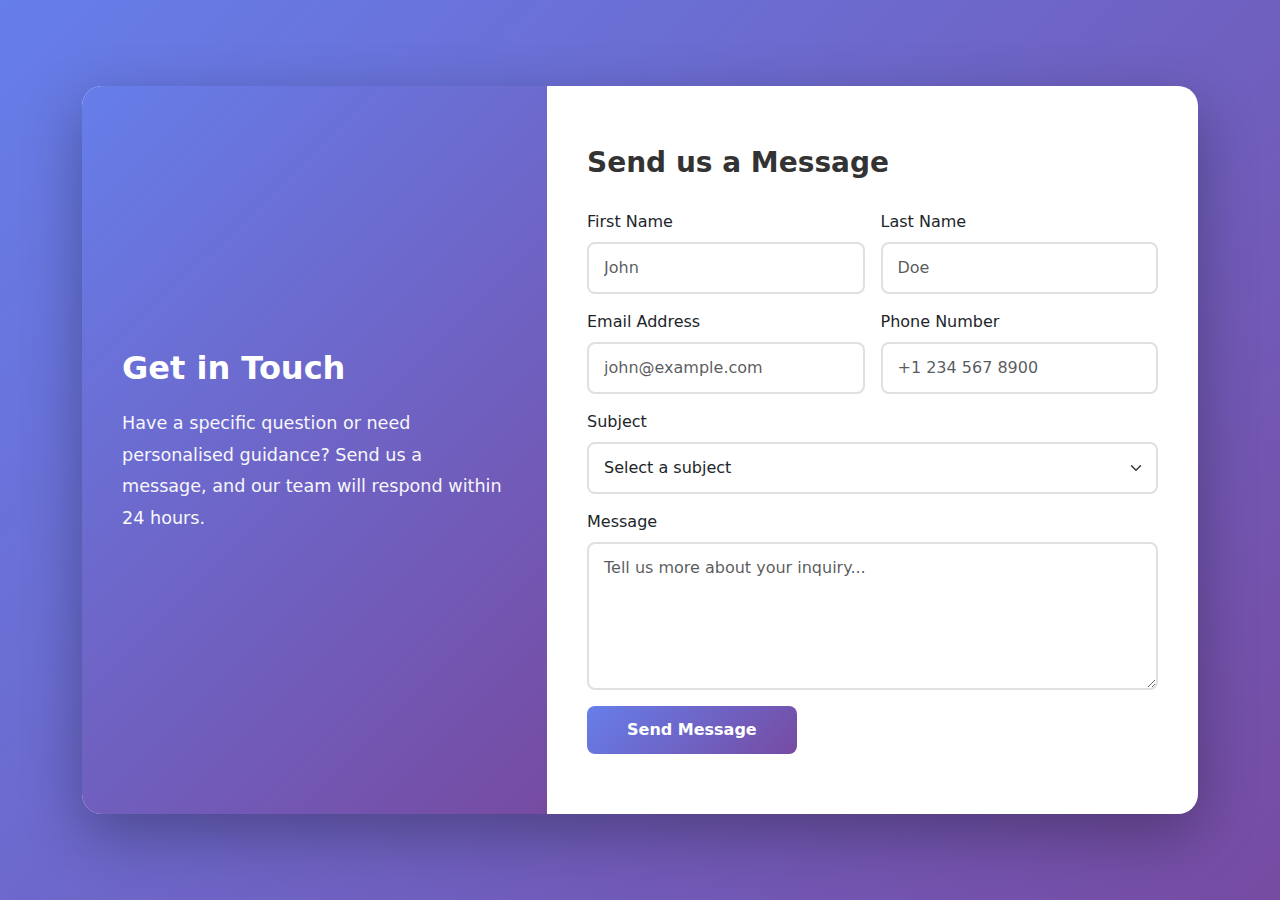
<file: try.html>
<!DOCTYPE html>
<html lang="en">
<head>
    <meta charset="UTF-8">
    <meta name="viewport" content="width=device-width, initial-scale=1.0">
    <title>Contact Form Section</title>
    <link href="https://cdnjs.cloudflare.com/ajax/libs/bootstrap/5.3.2/css/bootstrap.min.css" rel="stylesheet">
    <style>
        .contact-section {
            padding: 80px 0;
            background: linear-gradient(135deg, #667eea 0%, #764ba2 100%);
            min-height: 100vh;
            display: flex;
            align-items: center;
        }
        
        .content-wrapper {
            background: white;
            border-radius: 20px;
            overflow: hidden;
            box-shadow: 0 20px 60px rgba(0,0,0,0.3);
        }
        
        .left-content {
            background: linear-gradient(135deg, #667eea 0%, #764ba2 100%);
            color: white;
            padding: 60px 40px;
            height: 100%;
            display: flex;
            flex-direction: column;
            justify-content: center;
        }
        
        .left-content h2 {
            font-size: 2rem;
            font-weight: 700;
            margin-bottom: 20px;
        }
        
        .left-content p {
            font-size: 1.1rem;
            line-height: 1.8;
            opacity: 0.95;
        }
        
        .form-section {
            padding: 60px 40px;
        }
        
        .form-section h3 {
            color: #333;
            font-weight: 600;
            margin-bottom: 30px;
        }
        
        .form-control, .form-select {
            border: 2px solid #e0e0e0;
            padding: 12px 15px;
            border-radius: 8px;
            transition: all 0.3s;
        }
        
        .form-control:focus, .form-select:focus {
            border-color: #667eea;
            box-shadow: 0 0 0 0.2rem rgba(102, 126, 234, 0.25);
        }
        
        .btn-submit {
            background: linear-gradient(135deg, #667eea 0%, #764ba2 100%);
            border: none;
            padding: 12px 40px;
            border-radius: 8px;
            color: white;
            font-weight: 600;
            transition: transform 0.3s;
        }
        
        .btn-submit:hover {
            transform: translateY(-2px);
            box-shadow: 0 10px 20px rgba(102, 126, 234, 0.3);
        }
        
        @media (max-width: 768px) {
            .left-content, .form-section {
                padding: 40px 30px;
            }
        }
    </style>
</head>
<body>
    <section class="contact-section">
        <div class="container">
            <div class="content-wrapper">
                <div class="row g-0">
                    <!-- Left Content -->
                    <div class="col-lg-5">
                        <div class="left-content">
                            <h2>Get in Touch</h2>
                            <p>Have a specific question or need personalised guidance? Send us a message, and our team will respond within 24 hours.</p>
                        </div>
                    </div>
                    
                    <!-- Right Form -->
                    <div class="col-lg-7">
                        <div class="form-section">
                            <h3>Send us a Message</h3>
                            <div class="row g-3">
                                <div class="col-md-6">
                                    <label class="form-label">First Name</label>
                                    <input type="text" class="form-control" placeholder="John">
                                </div>
                                <div class="col-md-6">
                                    <label class="form-label">Last Name</label>
                                    <input type="text" class="form-control" placeholder="Doe">
                                </div>
                                <div class="col-md-6">
                                    <label class="form-label">Email Address</label>
                                    <input type="email" class="form-control" placeholder="john@example.com">
                                </div>
                                <div class="col-md-6">
                                    <label class="form-label">Phone Number</label>
                                    <input type="tel" class="form-control" placeholder="+1 234 567 8900">
                                </div>
                                <div class="col-12">
                                    <label class="form-label">Subject</label>
                                    <select class="form-select">
                                        <option selected>Select a subject</option>
                                        <option value="1">General Inquiry</option>
                                        <option value="2">Support</option>
                                        <option value="3">Feedback</option>
                                        <option value="4">Partnership</option>
                                    </select>
                                </div>
                                <div class="col-12">
                                    <label class="form-label">Message</label>
                                    <textarea class="form-control" rows="5" placeholder="Tell us more about your inquiry..."></textarea>
                                </div>
                                <div class="col-12">
                                    <button type="submit" class="btn btn-submit">Send Message</button>
                                </div>
                            </div>
                        </div>
                    </div>
                </div>
            </div>
        </div>
    </section>

    <script src="https://cdnjs.cloudflare.com/ajax/libs/bootstrap/5.3.2/js/bootstrap.bundle.min.js"></script>
</body>
</html>
</file>
<file: css/style.css>
@import url('https://fonts.googleapis.com/css2?family=Poppins:wght@300;400;600;700;800&display=swap');

 :root {
     --feather: #00a4b3;
     --btn-gradient: linear-gradient(135deg, #057781 0%, var(--feather) 100%);
 }

 /* Carousel */
 .carousel-item {
     height: 560px;
     position: relative;
     overflow: hidden;
 }

 .carousel-bg {
     position: absolute;
     top: 0;
     left: 0;
     width: 100%;
     height: 100%;
     background-size: cover;
     background-position: center;
     animation: zoomIn 20s ease-in-out infinite;
 }

 @keyframes zoomIn {

     0%,
     100% {
         transform: scale(1);
     }

     50% {
         transform: scale(1.1);
     }
 }

 .carousel-overlay {
     position: absolute;
     top: 0;
     left: 0;
     width: 100%;
     height: 100%;
     background: rgba(0, 0, 0, 0.4);
 }

 .carousel-caption {
     bottom: 50%;
     transform: translateY(50%);
     left: 10%;
     right: 10%;
     text-align: left;
     z-index: 10;
 }

 .carousel-caption h2 {
     font-size: 4rem;
     font-weight: 800;
     text-shadow: 3px 3px 20px rgba(0, 0, 0, 0.5);
     margin-bottom: 20px;
     animation: slideInLeft 1s ease;
 }

 .carousel-caption p {
     font-size: 1.3rem;
     font-weight: 300;
     text-shadow: 2px 2px 10px rgba(0, 0, 0, 0.5);
     margin-bottom: 30px;
     animation: slideInLeft 1s ease 0.2s both;
 }

 .carousel-caption .btn-group {
     animation: slideInLeft 1s ease 0.4s both;
 }

 @keyframes slideInLeft {
     from {
         opacity: 0;
         transform: translateX(-50px);
     }

     to {
         opacity: 1;
         transform: translateX(0);
     }
 }

 .btn-custom {
     padding: 15px 40px;
     font-size: 1.1rem;
     font-weight: 600;
     border-radius: 50px;
     transition: all 0.3s ease;
     text-transform: uppercase;
     letter-spacing: 1px;
     border: none;
 }

 .btn-primary-custom {
     background: linear-gradient(135deg, #667eea 0%, #764ba2 100%);
     color: white;
     box-shadow: 0 10px 30px rgba(102, 126, 234, 0.4);
 }

 .btn-primary-custom:hover {
     transform: translateY(-3px);
     box-shadow: 0 15px 40px rgba(102, 126, 234, 0.6);
 }

 .btn-outline-custom {
     background: transparent;
     color: white;
     border: 2px solid white;
 }

 .btn-outline-custom:hover {
     background: white;
     color: #667eea;
     transform: translateY(-3px);
 }

 .carousel-indicators button {
     width: 12px;
     height: 12px;
     border-radius: 50%;
     margin: 0 5px;
     transition: all 0.3s ease;
 }

 .carousel-indicators button.active {
     width: 40px;
     border-radius: 10px;
 }

 @keyframes float {

     0%,
     100% {
         transform: translateY(0px) rotate(0deg);
     }

     50% {
         transform: translateY(-30px) rotate(180deg);
     }
 }

 @media (max-width: 768px) {
     .carousel-item {
         height: 500px;
     }

     .carousel-caption h1 {
         font-size: 2rem;
     }

     .carousel-caption p {
         font-size: 1rem;
     }

     .btn-custom {
         padding: 12px 30px;
         font-size: 0.9rem;
     }

     .carousel-caption {
         text-align: center;
     }
 }

 @media (max-width: 576px) {
     .carousel-item {
         height: 450px;
     }

     .carousel-caption h1 {
         font-size: 1.5rem;
     }

     .carousel-caption p {
         font-size: 0.9rem;
         margin-bottom: 20px;
     }

     .btn-custom {
         padding: 10px 25px;
         font-size: 0.85rem;
         margin: 5px;
     }
 }

 /* Timeline */
 .ass-pled {
     max-width: 1100px;
     margin: auto;
     position: relative;
 }

 .timeline-line {
     position: absolute;
     left: 40px;
     top: 0;
     bottom: 0;
     width: 4px;
     background: var(--feather);
 }

 .timeline-step {
     display: flex;
     align-items: flex-start;
     margin-bottom: 40px;
     position: relative;
 }

 .timeline-number {
     width: 36px;
     height: 36px;
     background: var(--feather);
     color: white;
     border-radius: 50%;
     display: flex;
     align-items: center;
     justify-content: center;
     font-weight: bold;
     font-size: 1rem;
     margin-right: 20px;
     z-index: 1;
 }

 .timeline-content {
     background: white;
     padding: 20px 25px;
     border-radius: 12px;
     box-shadow: 0 4px 12px rgba(0, 0, 0, 0.08);
     flex: 1;
 }

 .timeline-title {
     font-size: 1.3rem;
     font-weight: 600;
     display: flex;
     align-items: center;
     gap: 8px;
     margin-bottom: 10px;
 }

 .timeline-description {
     line-height: 1.6;
 }

 .timeline-description h6 i {
     color: var(--feather) !important;
     font-weight: bold;
 }

 @media (max-width: 600px) {
     .timeline-step {
         flex-direction: column;
         padding-left: 50px;
     }

     .timeline-number {
         margin-bottom: 12px;
     }

     .timeline-line {
         left: 18px;
     }
 }

 /* feature Card */
 .feature-icon {
     font-size: 2.5rem;
     background: var(--btn-gradient);
     -webkit-background-clip: text;
     -webkit-text-fill-color: transparent;
     margin-bottom: 20px;
 }

 .feature-card {
     border: none;
     border-radius: 20px;
     transition: all 0.3s ease;
     height: 100%;
     background: white;
 }

 .feature-card:hover {
     transform: translateY(-10px);
     box-shadow: 0 20px 60px rgba(0, 0, 0, 0.15);
 }

 @media (min-width: 768px) {
     .center-last-row {
         justify-content: center;
     }
 }

 /* border */
 .border-left {
     border-left: 5px solid var(--feather);
     border-radius: 10px;
 }

 .badge {
     background: var(--btn-gradient);
 }

 /* Exam Detail */
 .neet-detail .card-header {
     background-color: var(--feather);
 }

 .neet-detail table tr td i {
     color: var(--feather);
 }

 /* Exam Pattern */
 @media (max-width: 768px) {
     .neet-image img {
         max-width: 60%;
     }
 }

 /* CTA */
 .index-cta {
     background: var(--btn-gradient);
     border-radius: 20px;
 }

 /* Contact */
 .get-in-touch .card h5 {
     color: var(--feather);
 }

 .address-info {
     max-width: 1200px;
     margin: 0 auto;
 }

 .address-card {
     border-radius: 15px;
     transition: transform 0.3s ease, box-shadow 0.3s ease;
     overflow: hidden;
     background: #ffffff;
 }

 .address-card .card-body {
     padding: 1.5rem;
 }

 .address-card h5 {
     color: var(--feather);
     font-weight: 700;
     font-size: 1.5rem;
     margin-bottom: 1rem;
 }

 .address-card p {
     color: #666;
     font-size: 0.95rem;
     line-height: 1.6;
     margin-bottom: 0.5rem;
 }

 .info {
     margin: 1.5rem 0;
     padding: 1rem 0;
     border-top: 2px solid #f0f0f0;
     border-bottom: 2px solid #f0f0f0;
 }

 .info a {
     text-decoration: none;
     color: #667eea;
     transition: color 0.3s ease;
     display: block;
 }

 .info a:hover {
     color: #764ba2;
 }

 .info p {
     margin: 0.5rem 0;
     font-weight: 500;
 }

 .map {
     margin-top: 1rem;
     border-radius: 10px;
     overflow: hidden;
 }

 .map iframe {
     width: 100%;
     height: 250px;
     border: none;
 }

 /* Mobile responsiveness */
 @media (max-width: 768px) {
     .address-card .card-body {
         padding: 1.25rem;
     }

     .map iframe {
         height: 200px;
     }
 }

 @media (max-width: 576px) {
     .address-card h5 {
         font-size: 1.25rem;
     }

     .address-card p {
         font-size: 0.9rem;
     }
 }
/* form */
.contact-form div p{
    color: #007a88;
    font-weight: bold;
}
 .custom-form-wrapper {
    padding: 60px 40px;
}
.custom-form-wrapper label{
    color: var(--feather);
}

.custom-input {
    border: 2px solid #e0e0e0;
    padding: 12px 15px;
    border-radius: 8px;
    transition: all 0.3s;
}

.custom-input:focus {
    border-color: var(--feather);
    box-shadow: 0 0 0 0.2rem rgba(102, 126, 234, 0.25);
}

.custom-submit-btn {
    background: var(--btn-gradient);
    border: none;
    padding: 12px 40px;
    border-radius: 8px;
    color: white;
    font-weight: 600;
    transition: transform 0.3s;
}

.custom-submit-btn:hover {
    transform: translateY(-2px);
    box-shadow: 0 10px 20px rgba(102, 126, 234, 0.3);
}

@media (max-width: 768px) {
    .custom-form-wrapper {
        padding: 40px 30px;
    }
}
</file>
<file: css/design.css>
.marquee-bg {
  background-color: #01bcd6;
  font-weight: 500;
  color: white;
}

.req {
    color: #ff0000;
    font-weight: bold;
}

/* ----- COURSE PAGE -----*/
.coursehead h1 {
  font-size: clamp(28px, 4vw, 42px);
  font-family: "Poppins", sans-serif;
  font-weight: 700;
  line-height: 1.3;
  margin-bottom: 15px;
}

.coursehead h2 {
  font-size: 34px;
  font-family: "Poppins", sans-serif;
  font-weight: 900;
}

.coursehead p {
  color: #01bcd6;
  text-transform: uppercase;
  font-weight: 800;
}

.coursepart {
  position: relative;
  width: 100%;
  background: url("../images/course/course-banner-1.webp") center/cover no-repeat;
  color: white;
}

@media (max-width: 768px) {
  .coursepart {
    background-image: url("../images/course/course-banner-mobile.webp");
  }
}

.coursepart-overlay {
  width: 100%;
  height: 100%;
  background: rgba(0, 0, 0, 0.6);
}

@media (max-width: 992px) {
  .course-top-image img {
    display: none;
  }
}

.courseform {
  background-color: white;
  box-shadow: rgba(0, 0, 0, 0.35) 0px 5px 15px;
  padding: 20px;
  border-bottom-left-radius: 10px;
  border-bottom-right-radius: 10px;
}

.courseform p {
  text-align: center;
  color: black;
  background-color: #00a0b3;
}

.coursepart select {
  padding: 13px;
  border: 2px solid rgb(197, 196, 196);
}

.formtop {
  text-align: center;
  background-color: #000000;
  color: white;
  margin: 0px !important;
  padding: 10px !important;
  font-weight: 800;
}

.formtop h6 {
  text-align: center;
  background-color: #000000;
  color: white;
  margin: 0px !important;
  font-weight: 800;
}

.coursecard {
  background: #ffffff;
  border-radius: 14px;
  overflow: hidden;
  box-shadow: 0 6px 26px rgba(0, 0, 0, 0.18);
  transition: transform 0.35s ease, box-shadow 0.35s ease;
  height: 100%;
  display: flex;
  flex-direction: column;
}

.coursecard:hover {
  transform: translateY(-6px);
  box-shadow: 0 12px 30px rgba(0, 160, 179, 0.28);
}

.coursecard-content {
  display: flex;
  flex-direction: column;
  flex: 1;
}

.coursecard img {
  border-radius: 12px;
  width: 100%;
  transition: transform 0.35s ease;
}

.coursecard:hover img {
  transform: scale(1.03);
}


.anger-link {
  text-decoration: none; 
  color:rgb(0, 0, 0) !important;        
}

.anger-link:hover {
  text-decoration: none !important; 
}

@media (min-width: 992px) and (max-width: 1199px) {
  .coursecard-footer-btn-group {
    display: flex;
    flex-direction: column;
  }

  .coursecard-footer .coursecard-footer-hrs {
    display: flex;
    justify-content: center;
  }

  .coursecard-footer .coursecard-footer-btn {
    display: flex;
    justify-content: center !important;
    margin-top: 5px;
  }
}

.coursecard-footer {
  margin-top: auto;
  border-top: 1px solid #e6e6e6;
  padding: 15px;
  display: flex;
  justify-content: space-between;
  align-items: center;
}

.coursecard-footer p {
  margin: 0;
  font-size: 14px;
  font-weight: 600;
  position: relative;
  top: 2px;
}

.coursecard h4 {
  font-weight: 800;
  text-align: center;
  margin-top: 18px;
  color: #00a0b3;
  transition: color 0.25s ease, transform 0.25s ease;
  font-size: 18px;
}

.coursecard h4:hover {
  color: #0092a3;
  transform: scale(1.05);
}

.coursecard i {
  color: #00a0b3;
  font-size: 15px;
}

.coursecard p {
  position: relative;
  top: 8px;
}

.coursecard ul {
  padding-left: 18px;
  margin-top: 10px;
}

.coursecard ul li {
  list-style: none;
  position: relative;
  margin-bottom: 8px;
  padding-left: 22px;
  color: rgb(25, 25, 25);
  font-weight: 500;
  font-size: 14px;
}

/* ICON BULLET */
.coursecard ul li::before {
  content: "•";
  position: absolute;
  left: 0;
  top: 8px;
  font-size: 22px;
  line-height: 0;
  color: #00d4e0;
}

.coursecard li{
  color: rgb(10, 10, 10) !important;
}

.courses-head-animation {
  transition: transform 0.3s ease, color 0.3s ease;
}

.courses-head-animation:hover {
  transform: scale(1.05);
}

.course-color-change {
  font-size: 16px;
  color: #00a0b3;
}

.blog-form-section-heading h1 {
  font-weight: 700;
  text-align: center;
  font-family: "Poppins", sans-serif;
  margin-bottom: 30px;
}

.blog-title-input {
  width: 100%;
  padding: 12px 14px;
  background: rgba(255, 255, 255, 0.95);
  border: 2px solid rgb(197, 196, 196);
  border-radius: 8px;
  transition: all 0.25s ease;
  font-size: 15px;
}

.blog-title-input:focus {
  border-color: #00a0b3;
  box-shadow: 0 0 8px rgba(0, 160, 179, 0.5);
  outline: none;
}

select.blog-title-input {
  cursor: pointer;
}

.blog-label {
  margin-bottom: 6px;
  font-weight: 600;
  font-size: 14px;
  letter-spacing: 0.2px;
}

.blog-submit-btn {
  background-color: #00a0b3;
  padding: 12px 30px;
  font-size: 17px;
  font-weight: 600;
  border-radius: 8px;
  border: none;
  transition: transform 0.25s ease, box-shadow 0.25s ease;
  width: 100%;
}

.blog-submit-btn:hover {
  background-color: #0297a5;
  transform: translateY(-2px);
  box-shadow: 0 6px 18px rgba(0, 160, 179, 0.4);
}

.blog-submit-btn:active {
  transform: scale(0.96);
}

/* Common Button */
.commonbtn button {
  padding: 10px 18px;
  border-radius: 6px;
  border: none;
  background-color: #00a0b3;
  color: #fff;
  font-size: 14px;
  font-weight: 600;
  transition: background-color 0.25s ease, transform 0.25s ease,
              box-shadow 0.25s ease;
}

.commonbtn button:hover {
  background-color: #0094a4;
  transform: translateY(-2px);
  box-shadow: 0 6px 18px rgba(0, 160, 179, 0.45);
}

.commonbtn button:active {
  transform: scale(0.96);
}

.commonbtn button:before,
.commonbtn button:after {
  position: absolute;
  content: "";
  width: 100%;
  left: 50%;
  height: 100%;
  transform: translateX(-50%);
  z-index: -1000;
  background-repeat: no-repeat;
}

.commonbtn button:hover:before {
  top: -70%;
  background-image: radial-gradient(circle, #00a0b3 20%, transparent 20%),
    radial-gradient(circle, transparent 20%, #00a0b3 20%, transparent 30%),
    radial-gradient(circle, #00a0b3 20%, transparent 20%),
    radial-gradient(circle, #00a0b3 20%, transparent 20%),
    radial-gradient(circle, transparent 10%, #00a0b3 15%, transparent 20%),
    radial-gradient(circle, #00a0b3 20%, transparent 20%),
    radial-gradient(circle, #00a0b3 20%, transparent 20%),
    radial-gradient(circle, #00a0b3 20%, transparent 20%),
    radial-gradient(circle, #00a0b3 20%, transparent 20%);
  background-size: 10% 10%, 20% 20%, 15% 15%, 20% 20%, 18% 18%, 10% 10%, 15% 15%,
    10% 10%, 18% 18%;
  background-position: 50% 120%;
  animation: orangeTopBubbles 0.6s ease;
}

@keyframes orangeTopBubbles {
  0% {
    background-position: 5% 90%, 10% 90%, 10% 90%, 15% 90%, 25% 90%, 25% 90%,
      40% 90%, 55% 90%, 70% 90%;
  }

  50% {
    background-position: 0% 80%, 0% 20%, 10% 40%, 20% 0%, 30% 30%, 22% 50%,
      50% 50%, 65% 20%, 90% 30%;
  }

  100% {
    background-position: 0% 70%, 0% 10%, 10% 30%, 20% -10%, 30% 20%, 22% 40%,
      50% 40%, 65% 10%, 90% 20%;
    background-size: 0% 0%, 0% 0%, 0% 0%, 0% 0%, 0% 0%, 0% 0%;
  }
}

.commonbtn button:hover::after {
  bottom: -70%;
  background-image: radial-gradient(circle, #00a0b3 20%, transparent 20%),
    radial-gradient(circle, #00a0b3 20%, transparent 20%),
    radial-gradient(circle, transparent 10%, #00a0b3 15%, transparent 20%),
    radial-gradient(circle, #00a0b3 20%, transparent 20%),
    radial-gradient(circle, #00a0b3 20%, transparent 20%),
    radial-gradient(circle, #00a0b3 20%, transparent 20%),
    radial-gradient(circle, #00a0b3 20%, transparent 20%);
  background-size: 15% 15%, 20% 20%, 18% 18%, 20% 20%, 15% 15%, 20% 20%, 18% 18%;
  background-position: 50% 0%;
  animation: orangeBottomBubbles 0.6s ease;
}

@keyframes orangeBottomBubbles {
  0% {
    background-position: 10% -10%, 30% 10%, 55% -10%, 70% -10%, 85% -10%,
      70% -10%, 70% 0%;
  }

  50% {
    background-position: 0% 80%, 20% 80%, 45% 60%, 60% 100%, 75% 70%, 95% 60%,
      105% 0%;
  }

  100% {
    background-position: 0% 90%, 20% 90%, 45% 70%, 60% 110%, 75% 80%, 95% 70%,
      110% 10%;
    background-size: 0% 0%, 0% 0%, 0% 0%, 0% 0%, 0% 0%, 0% 0%;
  }
}

@media (max-width: 768px) {
  .coursecard {
    border-radius: 12px;
  }

  .coursecard h4 {
    font-size: 17px;
  }

  .coursecard ul li {
    font-size: 13px;
  }
}

@media (min-width: 992px) and (max-width: 1199px) {
  .coursecard-footer-btn-group {
    display: flex;
    flex-direction: column;
  }
  .coursecard-footer-btn {
    margin-top: 6px;
  }
}

/* Modern Partners Carousel Styling */
.academic-partners-wrapper { 
  padding: 2rem 0; 
}

.academic-partners-wrapper .partner {
  padding: 12px;
  box-sizing: border-box;
}

.academic-partners-wrapper .partner img {
  max-width: 100%;
  display: block;
  margin: 0 auto;
}

.academic-partners-wrapper .partner p {
  margin-top: .5rem;
  font-size: .9rem;
  color: #444;
  text-align: center;
}

/* MODERN GLASS SLICK ARROWS */
.slick-prev,
.slick-next {
  width: 42px;
  height: 42px;
  border-radius: 50%;
  backdrop-filter: blur(8px);
  background: rgba(255, 255, 255, 0.25) !important;
  border: 1px solid rgba(255,255,255,0.35);
  color: #007a88 !important;
  display: flex !important;
  align-items: center;
  justify-content: center;
  position: absolute;
  top: 50%;
  transform: translateY(-50%);
  transition: all 0.25s ease;
  z-index: 999;
}

.slick-prev:hover,
.slick-next:hover {
  background: rgba(0, 160, 179, 0.20) !important;
  box-shadow: 0 6px 18px rgba(0, 160, 179, 0.35);
  transform: translateY(-50%) scale(1.12);
  border-color: rgba(0, 160, 179, 0.45);
}

.slick-prev:before,
.slick-next:before {
  font-size: 20px;
  opacity: 1;
  color: #007a88;
}

.slick-prev { left: -10px; }
.slick-next { right: -10px; }

@media (max-width: 576px) {
  .slick-prev, .slick-next {
    width: 34px;
    height: 34px;
  }
  .slick-prev:before,
  .slick-next:before {
    font-size: 16px;
  }
  .slick-prev { left: -5px; }
  .slick-next { right: -5px; }
}

/* FAQ */
.nav-tabs {
  border: none;
  margin-top: 1rem;
}

.nav-tabs .nav-link {
  border: none !important;
  background: rgba(255, 255, 255, 0.6);
  backdrop-filter: blur(6px);
  padding: 0.8rem 1.6rem;
  margin: 0 .5rem;
  border-radius: 10px;
  transition: all .3s ease;
}

.nav-tabs .nav-link.active {
  background: #01b0b6;
  color: #fff !important;
  box-shadow: 0 4px 16px rgba(1, 176, 182, 0.3);
}

.nav-tabs .nav-link:hover {
  background: rgba(1, 176, 182, 0.2);
}

.faq .accordion {
  margin-top: 1.5rem;
}

.accordion-item {
  border: none;
  border-radius: 15px !important;
  overflow: hidden;
  margin-bottom: 1.2rem;
  box-shadow: 0 8px 24px rgba(0,0,0,0.12);
  transition: all .3s ease;
  background: #fff;
}

.accordion-item:hover {
  transform: translateY(-3px);
  box-shadow: 0 10px 28px rgba(0,0,0,0.15);
}

.accordion-button.accordion-button-1 {
  background: linear-gradient(to right, #01b0b6, #68f8f1);
  color: #fff !important;
  padding: 1rem 1.5rem;
  font-weight: 600;
  border: none;
  box-shadow: none;
}

.accordion-button.accordion-button-1.collapsed {
  background: #f8f9fa !important;
  color: #333 !important;
  border-bottom: 1px solid #eee;
}

.accordion-button::after {
  background-image: none !important;
  content: '▾';
  font-size: 1.2rem;
  transform: rotate(180deg);
  transition: transform .3s ease;
  color: inherit;
}

.accordion-button.collapsed::after {
  transform: rotate(0deg);
}

.accordion-body {
  padding: 1.2rem 1.5rem;
  font-size: 1rem;
  line-height: 1.6;
  color: #555;
  background: #fff;
}

.faq h2 {
  font-size: 32px;
  font-weight: 700;
  color: #01b0b6;
}

@media (max-width: 768px) {
  .nav-tabs .nav-link {
    margin-bottom: 10px;
    width: 100%;
  }

  .accordion-button.accordion-button-1 {
    font-size: 1rem;
    padding: 0.8rem 1rem;
  }
}

#featherCourseForm {
  background: rgba(255, 255, 255, 0.1);
  backdrop-filter: blur(3px);
  border: 2px solid #2cd9ec;
  border-radius: 12px;
  padding: 28px 25px;
  box-shadow: 0 0 25px rgba(0, 0, 0, 0.35);
}

@media (max-width: 992px) {
  #featherCourseForm {
    margin-top: 20px;
  }
}

@media (max-width: 576px) {
  .blog-title-input {
    padding: 10px 12px;
  }

  #featherCourseForm {
    padding: 20px 18px;
  }
}

.modern-title {
  font-weight: 700;
  font-size: 32px;
  color: #007a88;
}

.modern-subtitle {
  color: #777;
  font-size: 16px;
  margin-bottom: 5px;
}

.modern-card {
  background: #ffffff;
  padding: 30px 25px;
  border-radius: 18px;
  box-shadow: 0 8px 28px rgba(0, 0, 0, 0.08);
  transition: all 0.35s ease;
  text-align: center;
  height: 100%;
  border: 1px solid rgba(0,0,0,0.05);
  position: relative;
  overflow: hidden;
}

.modern-card:hover {
  transform: translateY(-8px);
  box-shadow: 0 14px 40px rgba(0, 160, 179, 0.25);
}

.modern-card::before {
  content: "";
  position: absolute;
  width: 150px;
  height: 150px;
  background: rgba(0,160,179,0.08);
  border-radius: 50%;
  top: -60px;
  right: -60px;
  transition: transform 0.45s ease;
}

.modern-card:hover::before {
  transform: scale(1.4);
}

.icon-wrap {
  width: 90px;
  height: 90px;
  background: rgba(0,160,179,0.10);
  border-radius: 20px;
  margin: 0 auto 20px auto;
  display: flex;
  align-items: center;
  justify-content: center;
  transition: all 0.35s ease;
}

.modern-card:hover .icon-wrap {
  background: rgba(0,160,179,0.2);
  transform: rotate(4deg) scale(1.05);
}

.icon-wrap img {
  width: 55px;
  height: auto;
}

.modern-card h3 {
  font-size: 20px;
  font-weight: 600;
  color: #007a88;
  margin-bottom: 15px;
}

.modern-card p {
  font-size: 14.5px;
  line-height: 1.6;
  color: #444;
}

.jeepart p {
  color: #000000;
  font-size: 1.05rem;
  font-weight: 600;
  line-height: 1.7;
  margin-top: 10px;
  animation: fadeInUp 1.2s ease-out;
}

.jeepart p b {
  color: #00ccc2;
  font-weight: 600;
}

.cta-btn {
  background: linear-gradient(to right, #01b0b6, #68f8f1);
  border: none;
  padding: 12px 36px;
  font-size: 1.1rem;
  color: #fff;
  font-weight: 600;
  border-radius: 50px;
  transition: all 0.3s ease;
  box-shadow: 0 6px 20px rgba(1, 176, 182, 0.3);
}

.cta-btn:hover {
  background: linear-gradient(to right, #68f8f1, #01b0b6);
  transform: translateY(-3px);
  box-shadow: 0 8px 28px rgba(1, 176, 182, 0.5);
}

@media (max-width: 992px) {
  .jeepart p {
    font-size: 1rem;
  }
}

@media (max-width: 576px) {
  .jeepart p {
    font-size: 0.95rem;
  }
  .cta-btn {
    padding: 10px 28px;
    font-size: 1rem;
  }
}

@keyframes fadeInUp {
  from {
    opacity: 0;
    transform: translateY(30px);
  }
  to {
    opacity: 1;
    transform: translateY(0);
  }
}

/* ! JEE SUBJECT CARDS SECTION */
.jee-subjects {
  background: #f9fafc;
}

.jee-section-title {
  font-family: "Poppins", sans-serif;
  font-weight: 700;
  font-size: 2.2rem;
  color: #01b0b6;
}

.jee-section-subtext {
  font-size: 1rem;
  color: #555;
  margin-top: 10px;
}

.jee-card {
  background: #fff;
  border-radius: 20px;
  padding: 2rem 1.5rem;
  box-shadow: 0 6px 20px rgba(0, 0, 0, 0.08);
  text-align: center;
  transition: all 0.35s ease;
  position: relative;
  overflow: hidden;
  height: 100%;
}

.jee-card::before {
  content: "";
  position: absolute;
  top: 0;
  left: -100%;
  width: 100%;
  height: 4px;
  background: linear-gradient(to right, #01b0b6, #68f8f1);
  transition: all 0.4s ease;
}

.jee-card:hover::before {
  left: 0;
}

.jee-card:hover {
  transform: translateY(-8px);
  box-shadow: 0 12px 28px rgba(1, 176, 182, 0.2);
}

.jee-icon {
  background: linear-gradient(to right, #01b0b6, #68f8f1);
  color: #fff;
  font-size: 2.2rem;
  width: 70px;
  height: 70px;
  border-radius: 50%;
  display: flex;
  align-items: center;
  justify-content: center;
  margin: 0 auto 1rem;
  box-shadow: 0 6px 20px rgba(1, 176, 182, 0.3);
  transition: all 0.3s ease;
}

.jee-card:hover .jee-icon {
  transform: rotate(10deg) scale(1.05);
  box-shadow: 0 8px 28px rgba(1, 176, 182, 0.4);
}

.jee-icon.physics {
  background: linear-gradient(to right, #ff8f00, #ffc300);
}

.jee-icon.chemistry {
  background: linear-gradient(to right, #ff416c, #ff4b2b);
}

.jee-card h3 {
  font-size: 1.4rem;
  font-weight: 600;
  margin-bottom: 1rem;
  color: #333;
}

.jee-card ul {
  list-style: none;
  padding: 0;
  margin: 0;
  text-align: left;
}

.jee-card ul li {
  font-size: 0.85rem;
  color: #555;
  line-height: 1.6;
  margin-bottom: 0.5rem;
  position: relative;
}

.jee-card ul li::before {
  content: "✔";
  color: #01b0b6 !important;
  font-weight: 600;
  margin-right: 8px;
}

@media (max-width: 992px) {
  .jee-card {
    padding: 1.8rem 1.3rem;
  }
}

@media (max-width: 576px) {
  .jee-section-title {
    font-size: 1.8rem;
  }

  .jee-card {
    padding: 1.5rem 1rem;
  }

  .jee-icon {
    width: 60px;
    height: 60px;
    font-size: 1.8rem;
  }
}

/* ! JEE Practice & Assessment Section */
.jee-practice-intro {
  font-size: 1rem;
  color: #555;
  line-height: 1.7;
  margin-bottom: 1.5rem;
  text-align: justify;
}

.jee-practice-points,
.jee-exam-list {
  list-style: none;
  padding: 0;
  margin-bottom: 1.8rem;
  text-align: left;
}

.jee-practice-points li,
.jee-exam-list li {
  font-size: 1rem;
  color: #333;
  margin-bottom: 0.6rem;
  position: relative;
  padding-left: 28px !important;
}

.jee-practice-points li::before {
  content: "\f00c";
  font-family: "Font Awesome 6 Free";
  font-weight: 900;
  color: #01b0b6;
  position: absolute;
  left: 5px;
  top: 2px;
  font-size: 0.95rem;
}

.jee-exam-list li::before {
  content: "\f058";
  font-family: "Font Awesome 6 Free";
  font-weight: 900;
  color: #01b0b6;
  position: absolute;
  left: 5px;
  top: 2px;
  font-size: 0.95rem;
}

@media (max-width: 576px) {
  .jee-practice {
    text-align: center;
  }
  .jee-practice-points li,
  .jee-exam-list li {
    padding-left: 0;
  }
}

/* ! JEE Admission Process Boxes */
.admission-box {
  background: #fff;
  border-radius: 14px;
  padding: 2.2rem 1.6rem;
  text-align: center;
  box-shadow: 0 6px 25px rgba(0, 0, 0, 0.08);
  transition: all 0.35s ease;
  height: 100%;
}

.admission-box:hover {
  transform: translateY(-8px);
  box-shadow: 0 10px 35px rgba(1, 176, 182, 0.25);
}

.step-icon-wrap {
  background: linear-gradient(135deg, #01b0b6, #68f8f1);
  width: 70px;
  height: 70px;
  margin: 0 auto 1rem;
  border-radius: 50%;
  display: flex;
  align-items: center;
  justify-content: center;
  color: #fff;
  font-size: 1.8rem;
  box-shadow: 0 6px 18px rgba(1, 176, 182, 0.3);
  transition: all 0.35s ease;
}

.admission-box:hover .step-icon-wrap {
  transform: scale(1.1);
  box-shadow: 0 10px 25px rgba(1, 176, 182, 0.45);
}

.admission-box h4 {
  font-weight: 600;
  font-size: 1.2rem;
  margin-bottom: 0.8rem;
  color: #222;
}

.admission-box p {
  color: #555;
  font-size: 0.95rem;
  line-height: 1.6;
}

.jee-admission-subtitle {
  font-size: 1.3rem;
  font-weight: 600;
  color: #333;
  text-align: left;
}

@media (max-width: 992px) {
  .admission-box {
    padding: 1.8rem 1.3rem;
  }
}

@media (max-width: 576px) {
  .step-icon-wrap {
    width: 60px;
    height: 60px;
    font-size: 1.5rem;
  }
}

.jee-info-box {
  position: relative;
  background: #ffffff;
  border-radius: 16px;
  box-shadow: 0 4px 20px rgba(0, 0, 0, 0.06);
  padding: 2.5rem 2rem;
  overflow: hidden;
  height: 100%;
  transition: all 0.35s ease;
}

.jee-info-box:hover {
  transform: translateY(-5px);
  box-shadow: 0 8px 30px rgba(1, 176, 182, 0.15);
}

.jee-info-content h3 {
  font-size: 1.5rem;
  font-weight: 700;
  color: #01b0b6;
  margin-bottom: 1rem;
}

.jee-info-content p {
  font-size: 1rem;
  color: #444;
  line-height: 1.7;
}

.jee-info-content {
  position: relative;
  z-index: 2;
}

@media (max-width: 992px) {
  .jee-info-box {
    padding: 2rem 1.5rem;
  }
  .jee-info-content h3 {
    font-size: 1.3rem;
  }
}

@media (max-width: 576px) {
  .jee-info-box {
    padding: 1.6rem 1.2rem;
  }
  .jee-info-content h3 {
    font-size: 1.2rem;
  }
}

.jee-footer-cta {
  position: relative;
  width: 100%;
  color: #fff;
  text-align: center;
  font-family: "Poppins", sans-serif;
  overflow: hidden;
}

.jee-footer-overlay {
  background: linear-gradient(135deg, rgba(1,176,182,0.9), rgba(0,0,0,0.75));
  padding: 2rem 1.5rem;
}

.jee-footer-title {
  font-size: 2.2rem;
  font-weight: 700;
  letter-spacing: 0.5px;
  color: #ffffff;
  margin-bottom: 1.5rem;
  text-shadow: 0 2px 6px rgba(0,0,0,0.3);
}

.jee-footer-desc {
  max-width: 850px;
  margin: 0 auto;
  font-size: 1.05rem;
  color: #e0f7f8;
  line-height: 1.8;
}

.jee-join-btn {
  background: linear-gradient(135deg, #68f8f1, #01b0b6);
  border: none;
  border-radius: 50px;
  color: #000;
  padding: 0.8rem 2rem;
  font-size: 1.1rem;
  font-weight: 600;
  text-transform: uppercase;
  letter-spacing: 0.6px;
  transition: all 0.4s ease;
  box-shadow: 0 6px 20px rgba(104, 248, 241, 0.4);
}

.jee-join-btn:hover {
  background: linear-gradient(135deg, #01b0b6, #68f8f1);
  transform: translateY(-3px);
  box-shadow: 0 8px 25px rgba(1, 176, 182, 0.55);
  color: #000;
  text-decoration: none;
}

.jee-footer-cta::before {
  content: "";
  position: absolute;
  width: 200%;
  height: 200%;
  top: -50%;
  left: -50%;
  background: radial-gradient(circle at center, rgba(255,255,255,0.1) 0%, transparent 60%);
  animation: gradientMove 10s infinite linear;
  pointer-events: none;
  z-index: 1;
}

@keyframes gradientMove {
  from { transform: rotate(0deg); }
  to { transform: rotate(360deg); }
}

@media (max-width: 992px) {
  .jee-footer-title {
    font-size: 1.9rem;
  }
  .jee-footer-desc {
    font-size: 1rem;
  }
}

@media (max-width: 576px) {
  .jee-footer-title {
    font-size: 1.6rem;
  }
  .jee-footer-desc {
    font-size: 0.95rem;
  }
  .jee-footer-overlay {
    padding: 2rem 1rem;
  }
}

.box-shape-section {
  position: relative;
  background: linear-gradient(135deg, #f9fafa 0%, #eef2f3 100%);
  padding: 3rem 1rem;
  overflow: hidden;
}

.box-shape-section::before {
  content: "";
  position: absolute;
  top: -150px;
  left: 50%;
  width: 600px;
  height: 600px;
  background: radial-gradient(circle, rgba(0,180,180,0.12) 0%, transparent 70%);
  transform: translateX(-50%);
  z-index: 0;
  pointer-events: none;
}

.box-shape-section .container {
  position: relative;
  z-index: 2;
}

.description {
  font-size: 1rem;
  color: #555;
  line-height: 1.9;
  margin-bottom: 0;
}

.what-we-offer-section {
  position: relative;
  padding: 2rem 1rem;
  background: linear-gradient(180deg, #f7fafb 0%, #eef4f5 100%);
  font-family: "Poppins", sans-serif;
  overflow: hidden;
}

.offer-intro {
  max-width: 700px;
  margin: 1rem auto 3rem;
  color: #555;
  font-size: 1.05rem;
  line-height: 1.8;
}

.offer-card {
  position: relative;
  background: #fff;
  border-radius: 20px;
  padding: 2.5rem 1.5rem;
  box-shadow: 0 4px 15px rgba(0,0,0,0.08);
  transition: all 0.4s ease;
  height: 100%;
  z-index: 1;
}

.offer-card:hover {
  transform: translateY(-8px);
  box-shadow: 0 10px 25px rgba(0,0,0,0.12);
}

.offer-icon {
  font-size: 2.5rem;
  color: #00b4b4;
  margin-bottom: 1.2rem;
}

.offer-card h4 {
  font-size: 1.2rem;
  font-weight: 600;
  color: #012b33;
  margin-bottom: 0.8rem;
}

.offer-card p {
  font-size: 0.95rem;
  color: #555;
  line-height: 1.7;
  margin-bottom: 0;
}

@media (max-width: 992px) {
  .offer-card {
    padding: 2rem 1.2rem;
  }
}

.modern-subtitle {
  color: #555;
  font-size: 1.05rem;
  max-width: 700px;
  margin: 1rem auto 0;
  line-height: 1.8;
}

.modern-note {
  font-size: 1rem;
  color: #333;
  line-height: 1.8;
}

.icon-wrap i {
  font-size: 2rem;
  color: #00b4b4;
  transition: all 0.4s ease;
  transform: scale(1);
}

.modern-card:hover .icon-wrap i {
  transform: scale(1.15) rotate(5deg);
  text-shadow: 0 4px 10px rgba(255, 255, 255, 0.3);
}
</file>
<file: css/header-and-footer-styles.css>
@import url('https://fonts.googleapis.com/css2?family=Poppins:wght@300;400;600;700;800&display=swap');

 :root {
   --feather: #00a4b3;
   --btn-gradient: linear-gradient(135deg, #057781 0%, var(--feather) 100%);
 }

 * {
   font-family: 'Poppins', sans-serif;
 }

 body {
   overflow-x: hidden;
 }

 a {
   text-decoration: none !important;
 }

 .nav-link.active {
   color: #008ba3 !important;
   font-weight: bold;
 }

 .navbar-brand img {
   height: 60px;
   width: auto;
 }
/* Banner */
 .banner-section {
   background: var(--btn-gradient);
   padding: 80px 0;
   min-height: 400px;
 }

 .banner-image {
   max-width: 100%;
   height: auto;
   opacity: 0.9;
 }

 @media (max-width: 768px) {
   .banner-section {
     padding: 60px 0;
   }
 }

 /* Footer */
 footer {
   background: linear-gradient(135deg, #044046 0%, #05666e 100%);
 }
 @media (max-width: 768px) {
   .foot-logo {
     padding: 15%;
   }
 }
</file>
